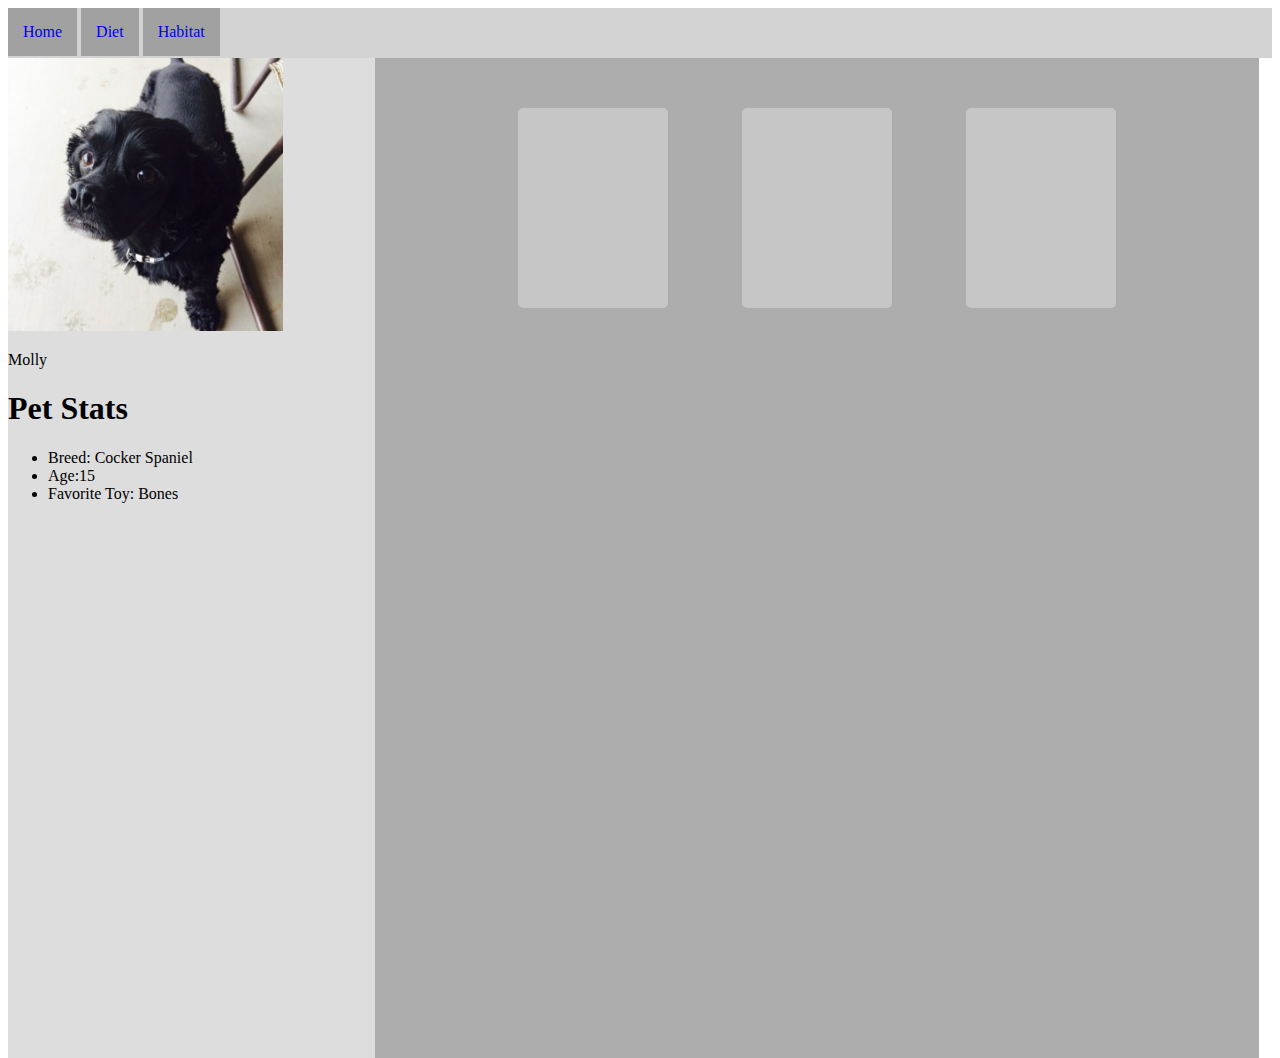
<file: 17-Week/17.3_activities/Pet/index.html>
<!DOCTYPE html>
<html>
<head>
  <link href="css/style.css" rel="stylesheet" type="text/css">
</head>

<body>
  <nav>
    <div class="block_element">
      <a href="https://google.com"><div class="inline-block">Home</div></a>
      <a href="https://google.com"><div class="inline-block">Diet</div></a>
      <a href="https://google.com"><div class="inline-block">Habitat</div></a>
    </div>
  </nav>

  <section class="wrapper">
    <div class="left">
      <div class="upper">
      <img src="mollyimage.jpg" width="75%">
      <p>Molly</p>
    </div>
    <div>
      <h1>Pet Stats</h1>
      <ul>
        <li>Breed: Cocker Spaniel</li>
        <li>Age:15</li>
        <li>Favorite Toy: Bones</li>
      </ul>
    </div>
    </div>
    <div class="right">
      <div class="card">
      </div>
      <div class="card">
      </div>
      <div class="card">
      </div>
    </div>
  </section>
</body>
</html>
</file>
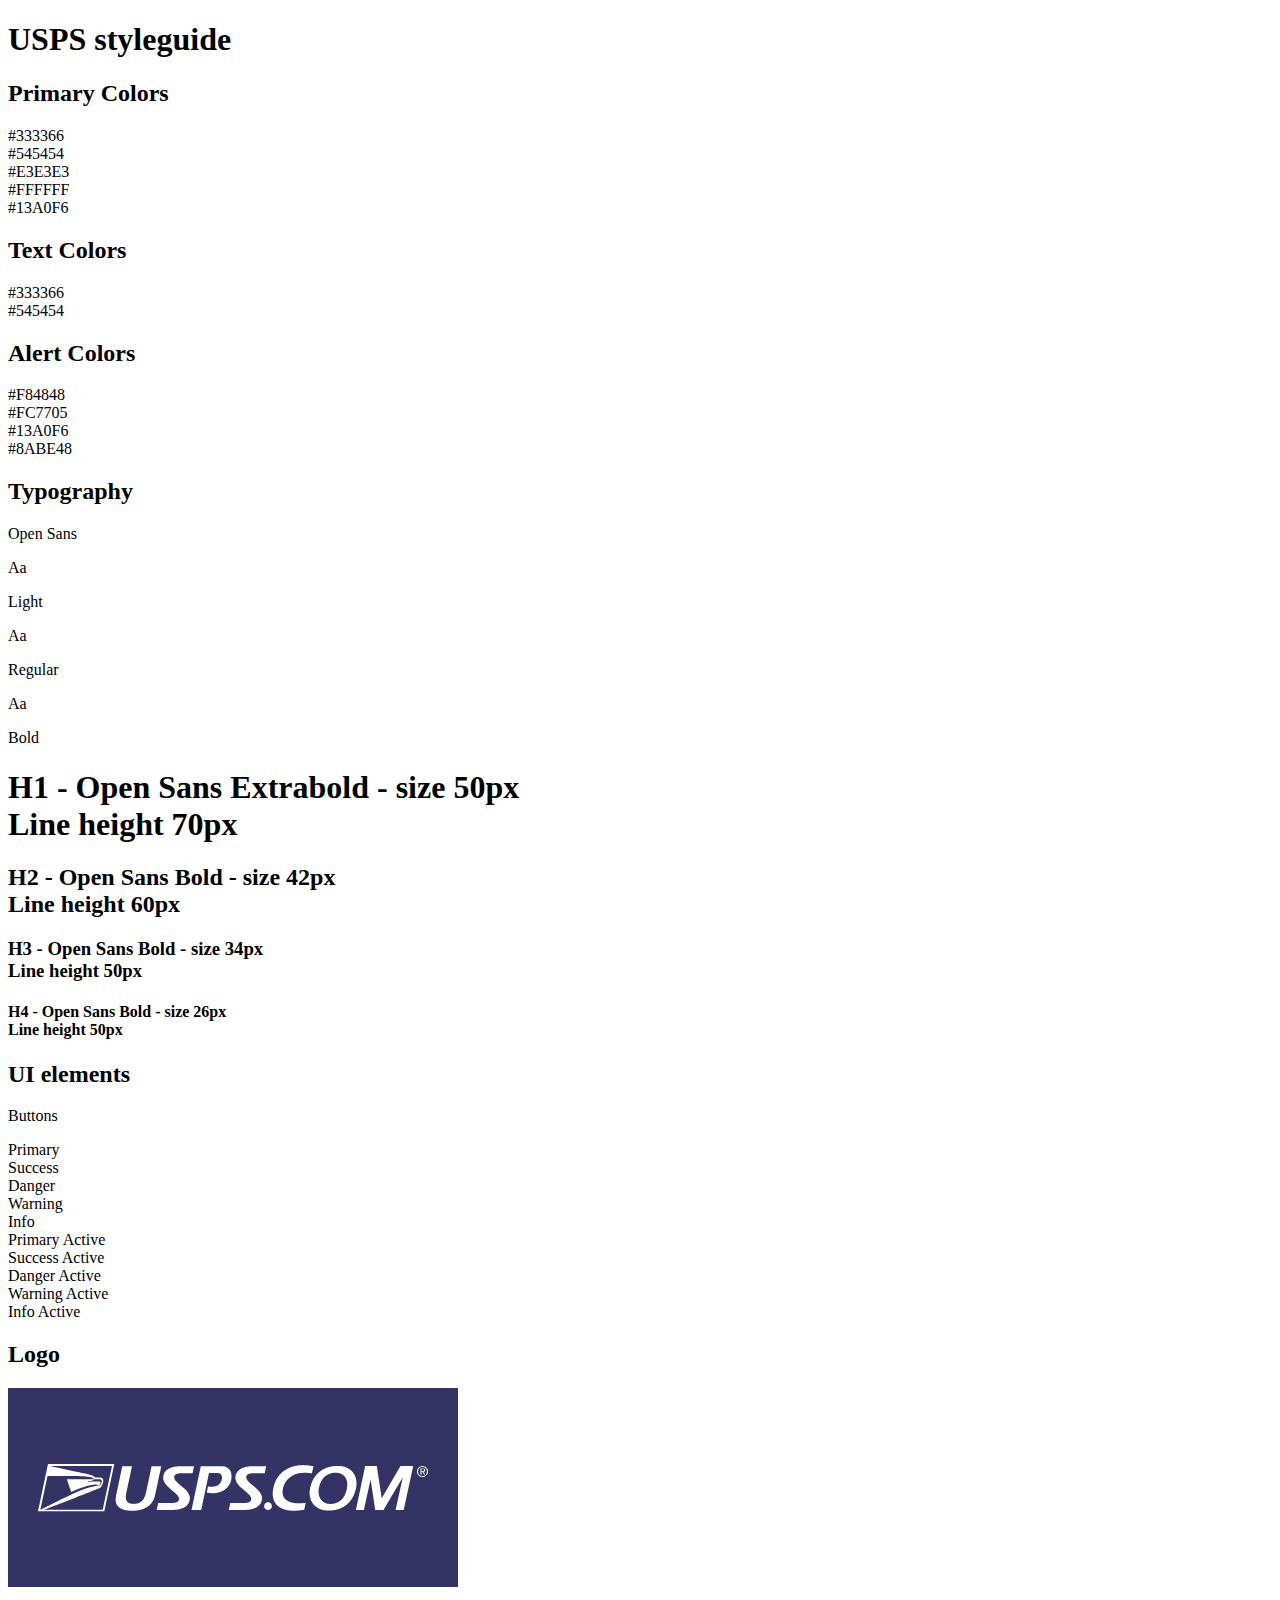
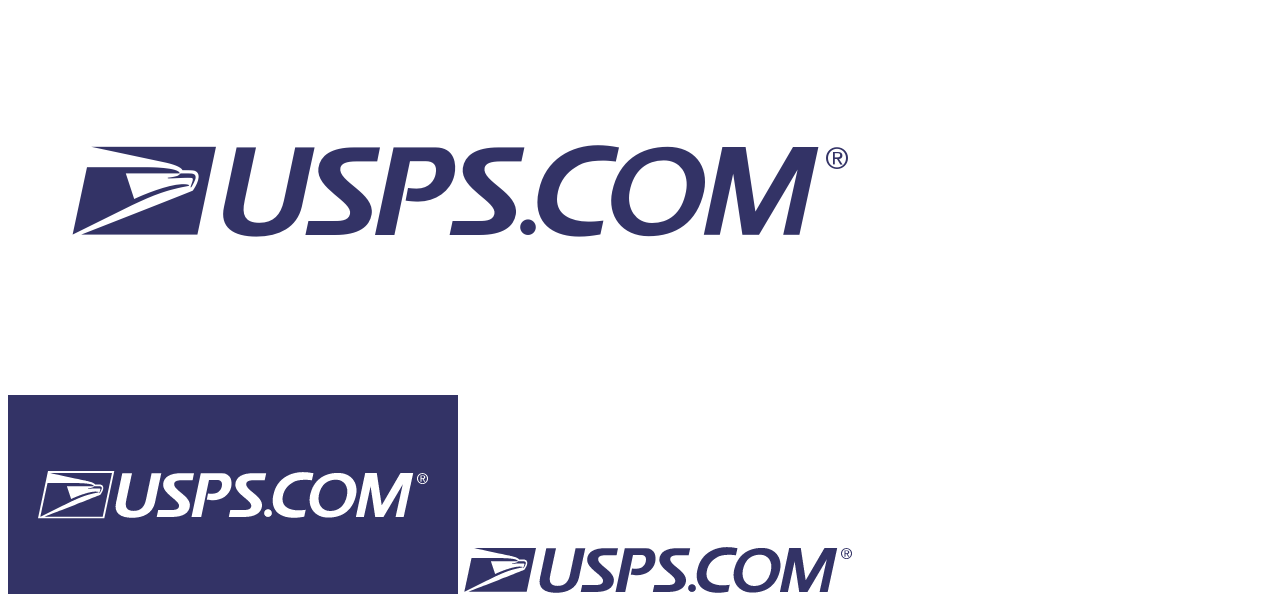
<file: 17-Week/17.2-activities/01_Containers_Structure/solved/index.html>
<!DOCTYPE html>
<html>
<head>
  <title>USPS Style Guide</title>
  <link href="css/style.css" rel="stylesheet" type="text/css">
</head>
<body>
<section class="header"></section>
<section class="colorPalette">
  <h1 id="pageTopic">USPS styleguide</h1>
  <h2 class="sectionHead">Primary Colors</h2>
  <div class="colorContainer">
    <div class="swatch darkBlue"></div>
    <div class="hexCode">#333366</div>
  </div>
  <div class="colorContainer">
    <div class="swatch darkGrey"></div>
    <div class="hexCode">#545454</div>
  </div>
  <div class="colorContainer">
    <div class="swatch lightGrey"></div>
    <div class="hexCode">#E3E3E3</div>
  </div>
  <div class="colorContainer">
    <div class="swatch white"></div>
    <div class="hexCode">#FFFFFF</div>
  </div>
  <div class="colorContainer">
    <div class="swatch lightBlue"></div>
    <div class="hexCode">#13A0F6</div>
  </div>

  <h2 class="sectionHead">Text Colors</h2>
  <div class="colorContainer">
    <div class="swatch darkBlue"></div>
    <div class="hexCode">#333366</div>
  </div>
  <div class="colorContainer">
    <div class="swatch darkGrey"></div>
    <div class="hexCode">#545454</div>
  </div>

  <h2 class="sectionHead">Alert Colors</h2>
  <div class="colorContainer">
    <div class="swatch red"></div>
    <div class="hexCode">#F84848</div>
  </div>
  <div class="colorContainer">
    <div class="swatch orange"></div>
    <div class="hexCode">#FC7705</div>
  </div>
  <div class="colorContainer">
    <div class="swatch lightBlue"></div>
    <div class="hexCode">#13A0F6</div>
  </div>
  <div class="colorContainer">
    <div class="swatch lightGreen"></div>
    <div class="hexCode">#8ABE48</div>
  </div>
</section>
<section class="typography">
  <h2 class="sectionHead">Typography</h2>
  <p>Open Sans</p>
  <div class="type_container">
  <p class="large light">Aa</p>
  <p>Light</p>
  </div>

  <div class="type_container">
  <p class="large regular">Aa</p>
  <p>Regular</p>
  </div>

  <div class="type_container">
  <p class="large bold">Aa</p>
  <p>Bold</p>
  </div>

  <h1>H1 - Open Sans Extrabold - size 50px <br>Line height 70px</h1>
  <h2>H2 - Open Sans Bold - size 42px <br>Line height 60px</h2>
  <h3>H3 - Open Sans Bold - size 34px <br>Line height 50px</h3>
  <h4>H4 - Open Sans Bold - size 26px <br>Line height 50px</h4>
</section>
<section class="uiElements">
    <h2 class="sectionHead">UI elements</h2>
    <p>Buttons</p>
    <div class="buttonContain">
      <div class="button primary">Primary</div>
      <div class="button success">Success</div>
      <div class="button danger">Danger</div>
      <div class="button warning">Warning</div>
      <div class="button info">Info</div>
    </div>
    <div class="buttonContain">
      <div class="button primaryActive">Primary Active</div>
      <div class="button successActive">Success Active</div>
      <div class="button dangerActive">Danger Active</div>
      <div class="button warningActive">Warning Active</div>
      <div class="button infoActive">Info Active</div>
    </div>
</section>
<section class="imagery">
<h2 class="sectionHead">Logo</h2>
<img src="images/Logo-dark.png">
<img src="images/Logo-light.png">
<img src="images/Logo-dark1.png">
<img src="images/Logo-light-1.png">
</section>
</body>
</html>
</file>
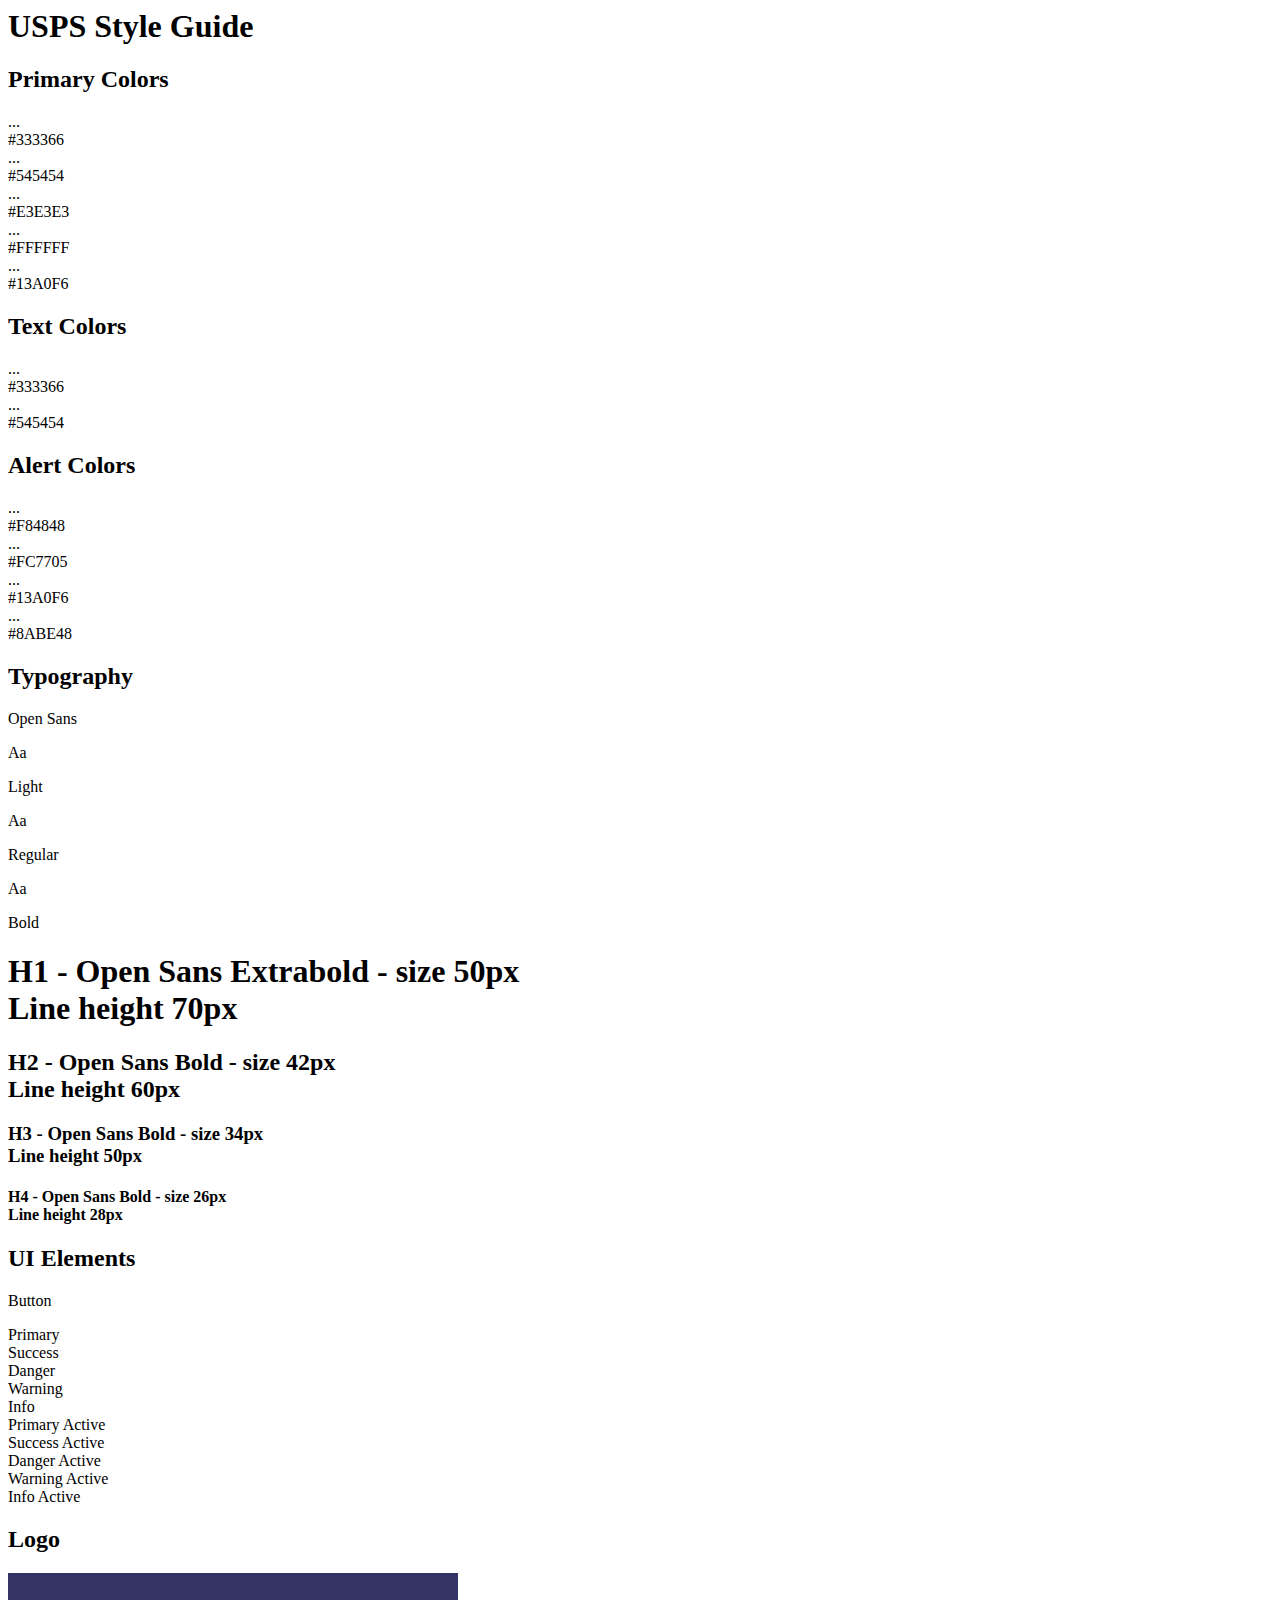
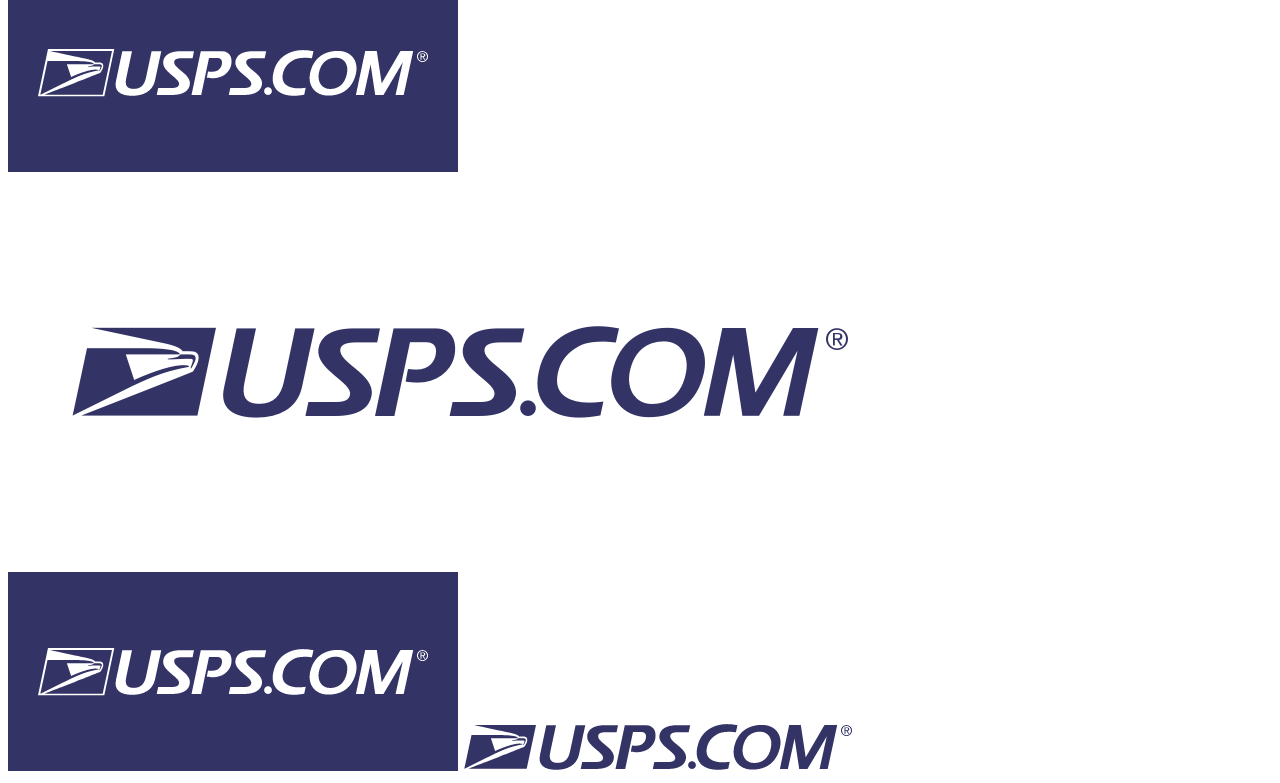
<file: 17-Week/17.2-activities/01_Containers_Structure/unsolved/index.html>
<html>
<head>
  <title>USPS Style Guide</title>
  <link href="css/style.css" rel="stylesheet" type="text/css">
</head>
<body>
<!-- Header section here -->
<section class="header">
  
</section>
<!-- Color Palette section -->
<section class="colorPalette">
<h1 id="pageTopic">USPS Style Guide</h1>
<h2 class="sectionHead">Primary Colors</h2>
<div class="colorContainer">
  <div class="swatch darkBlue">...</div>
  <div class="hexCode">#333366</div>
</div>
<div class="colorContainer">
  <div class="swatch darkGrey">...</div>
  <div class="hexCode">#545454</div>
</div>
<div class="colorContainer">
  <div class="swatch lightGrey">...</div>
  <div class="hexCode">#E3E3E3</div>
</div>
<div class="colorContainer">
  <div class="swatch white">...</div>
  <div class="hexCode">#FFFFFF</div>
</div>
<div class="colorContainer">
  <div class="swatch lightBlue">...</div>
  <div class="hexCode">#13A0F6</div>
</div>
<h2 class="sectionHead">Text Colors</h2>
<div class="colorContainer">
  <div class="swatch darkBlue">...</div>
  <div class="hexCode">#333366</div>
</div>
<div class="colorContainer">
  <div class="swatch darkGrey">...</div>
  <div class="hexCode">#545454</div>
</div>
<h2 class="sectionHead">Alert Colors</h2>
<div class="colorContainer">
  <div class="swatch red">...</div>
  <div class="hexCode">#F84848</div>
</div>
<div class="colorContainer">
  <div class="swatch orange">...</div>
  <div class="hexCode">#FC7705</div>
</div>
<div class="colorContainer">
  <div class="swatch lightBlue">...</div>
  <div class="hexCode">#13A0F6</div>
</div>
<div class="colorContainer">
  <div class="swatch lightGreen">...</div>
  <div class="hexCode">#8ABE48</div>
</div>
</section>
<!-- Typography Section -->
<section class="typography">
<h2 class="sectionHead">Typography</h2>
<p>Open Sans</p>

<div class="type_container">
  <p class="large light">Aa</p>
  <p>Light</p>
</div>

<div class="type_container">
  <p class="large regular">Aa</p>
  <p>Regular</p>
</div>

<div class="type_container">
  <p class="large bold">Aa</p>
  <p>Bold</p>
</div>

<h1>H1 - Open Sans Extrabold - size 50px <br> Line height 70px</h1>
<h2>H2 - Open Sans Bold - size 42px <br> Line height 60px</h2>
<h3>H3 - Open Sans Bold - size 34px <br> Line height 50px</h3>
<h4>H4 - Open Sans Bold - size 26px <br> Line height 28px</h4>

</section>
<!-- UI Elements Section -->
<section class="uiElements">
<h2 class="sectionHead">UI Elements</h2>
<p>Button</p>
<div class="buttonContain">
  <div class="button primary">Primary</div>
  <div class="button success">Success</div>
  <div class="button danger">Danger</div>
  <div class="button warning">Warning</div>
  <div class="button info">Info</div>
</div>

<div class="buttonContain">
  <div class="button primaryActive">Primary Active</div>
  <div class="button successActive">Success Active</div>
  <div class="button dangerActive">Danger Active</div>
  <div class="button warningActive">Warning Active</div>
  <div class="button infoActive">Info Active</div>
</div>

</section>
<!-- Imagery Section -->
<section class="imagery">
<h2 class="sectionHead">Logo</h2>
<img src="images/Logo-dark.png">
<img src="images/Logo-light.png">
<img src="images/Logo-dark1.png">
<img src="images/Logo-light-1.png">
</section>
</body>
</html>
</file>
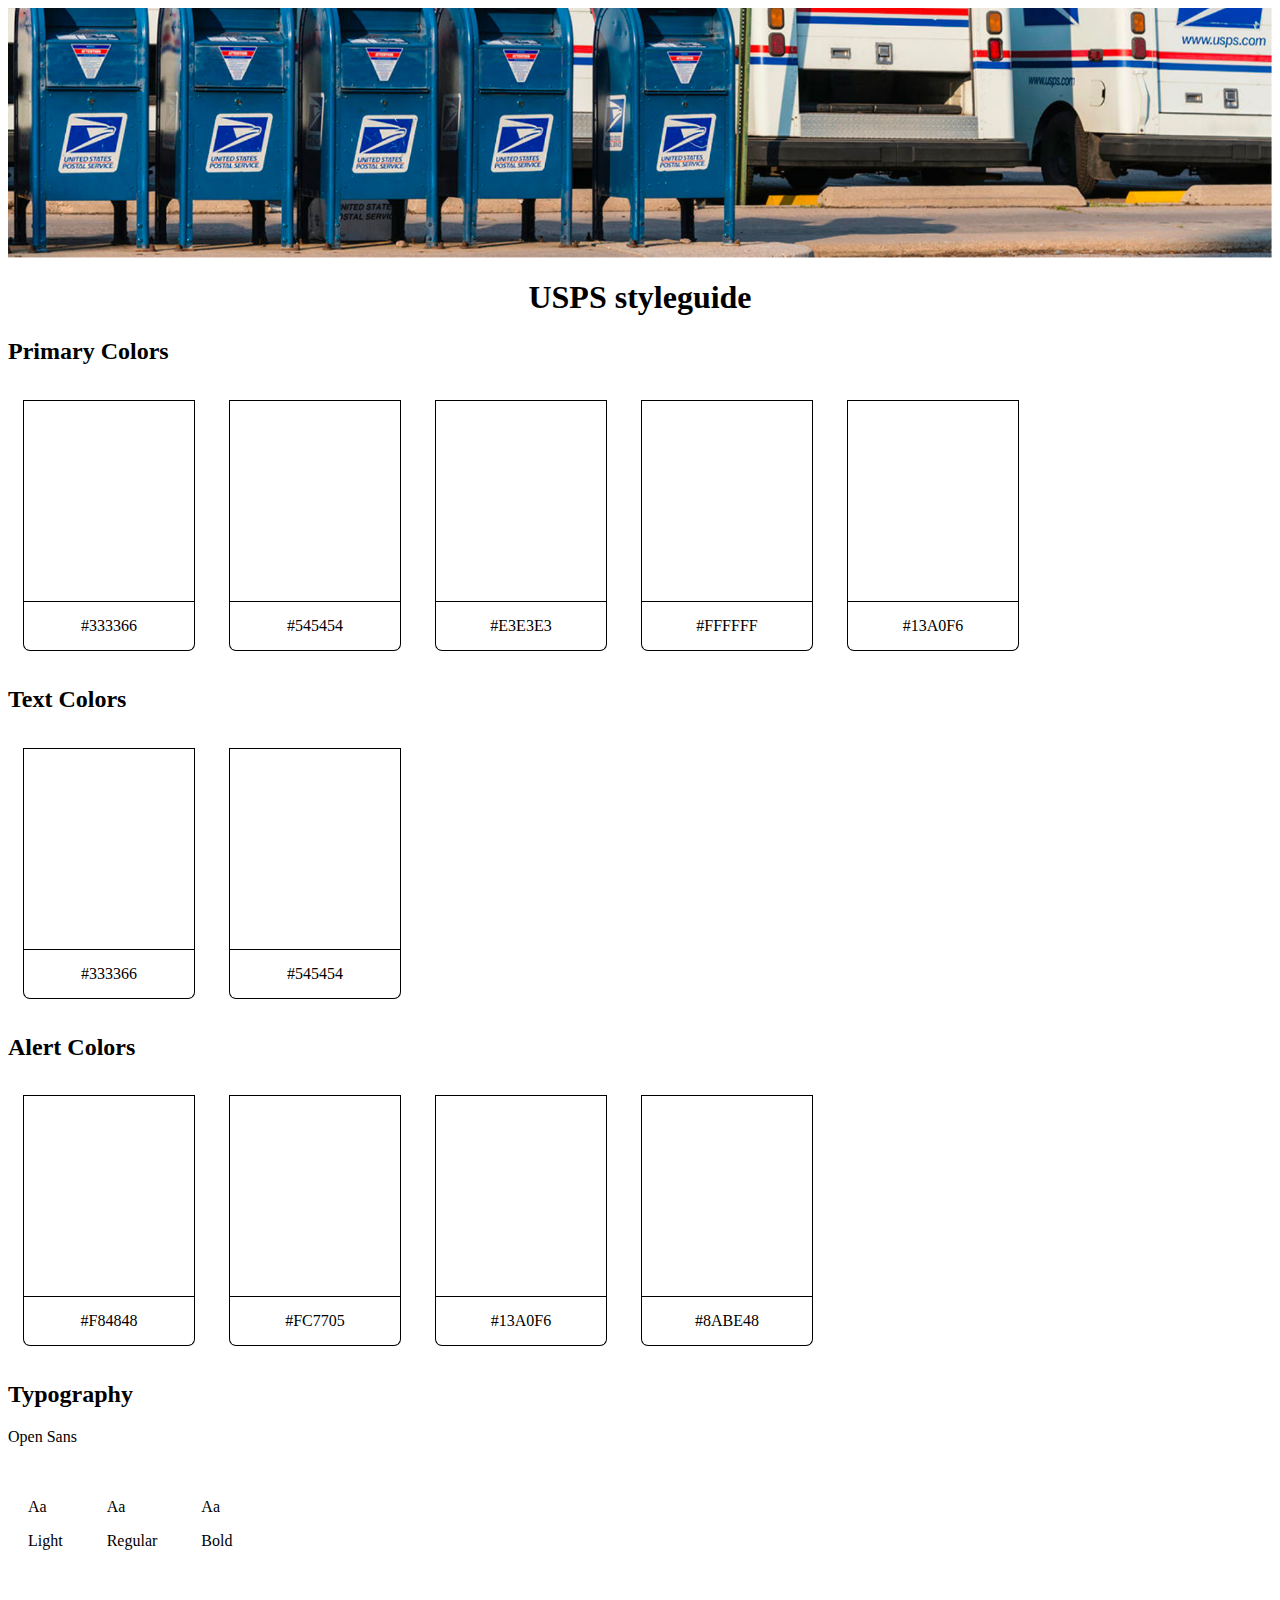
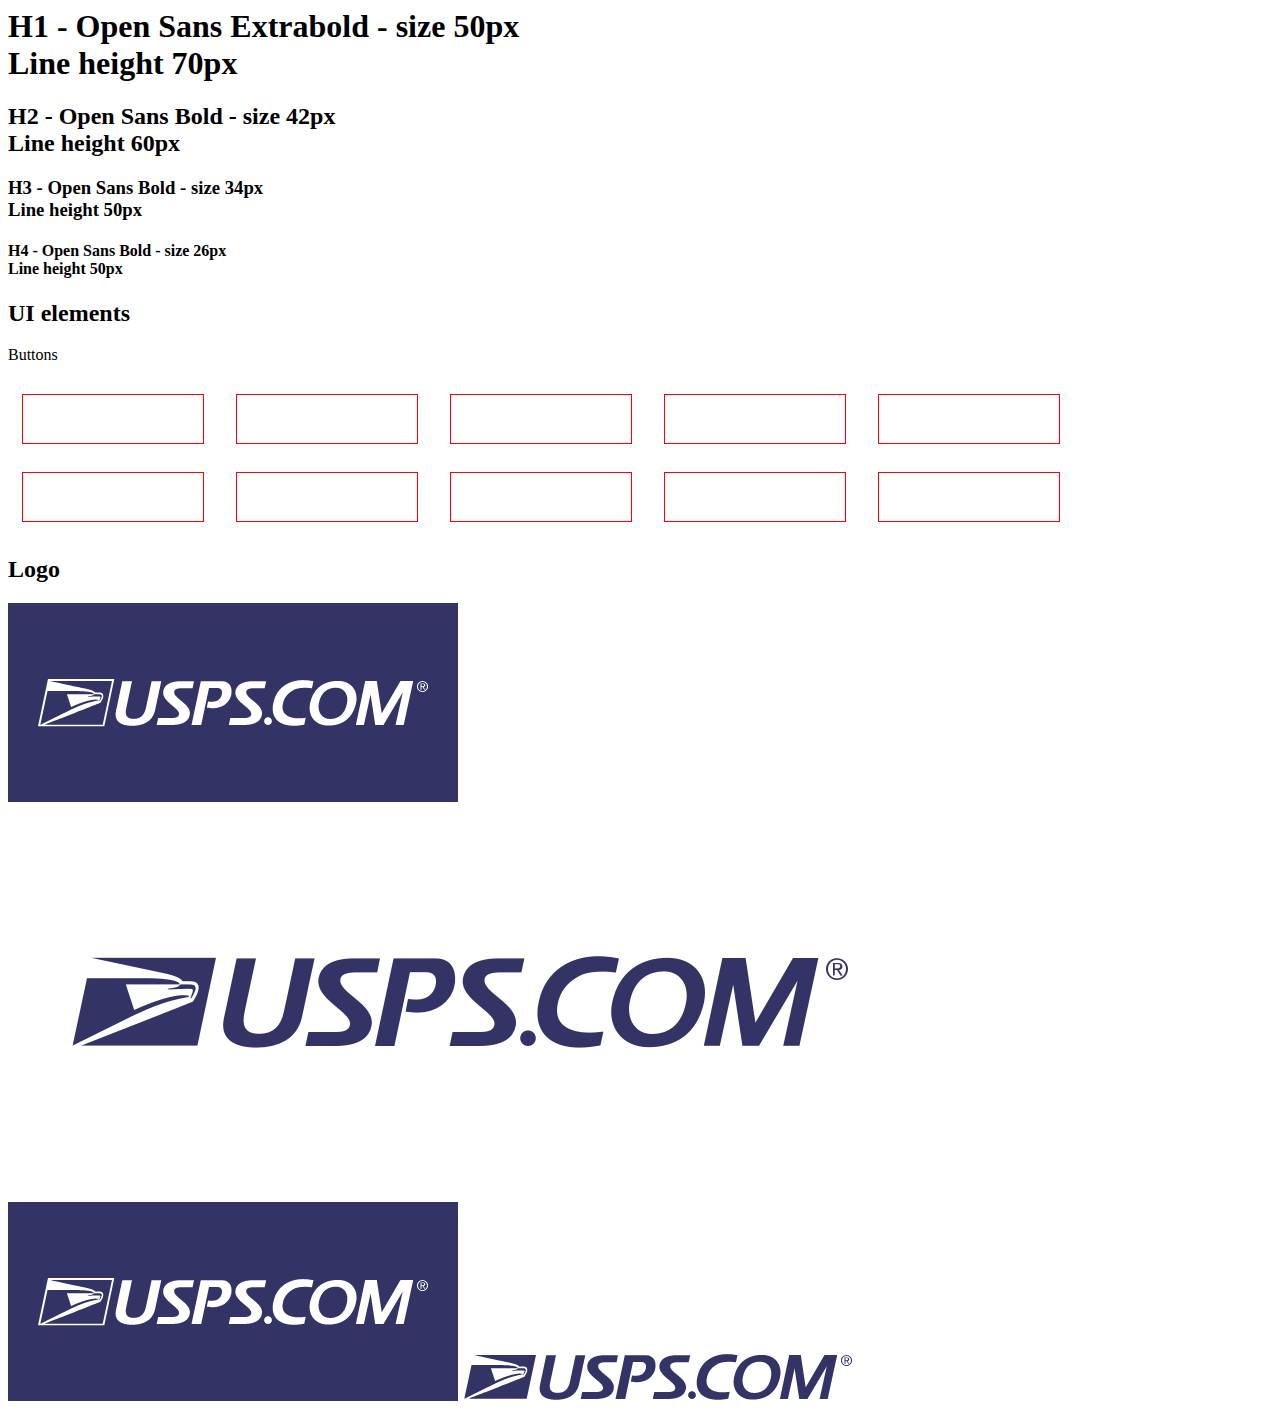
<file: 17-Week/17.2-activities/02_BoxModel/solved/index.html>
<html>
<head>
  <title>USPS Style Guide</title>
  <link href="css/style.css" rel="stylesheet" type="text/css">
</head>
<body>
<section class="header"></section>
<section class="colorPalette">
  <h1 id="pageTopic">USPS styleguide</h1>
  <h2 class="sectionHead">Primary Colors</h2>
  <div class="colorContainer">
    <div class="swatch darkBlue"></div>
    <div class="hexCode">#333366</div>
  </div>
  <div class="colorContainer">
    <div class="swatch darkGrey"></div>
    <div class="hexCode">#545454</div>
  </div>
  <div class="colorContainer">
    <div class="swatch lightGrey"></div>
    <div class="hexCode">#E3E3E3</div>
  </div>
  <div class="colorContainer">
    <div class="swatch white"></div>
    <div class="hexCode">#FFFFFF</div>
  </div>
  <div class="colorContainer">
    <div class="swatch lightBlue"></div>
    <div class="hexCode">#13A0F6</div>
  </div>

  <h2 class="sectionHead">Text Colors</h2>
  <div class="colorContainer">
    <div class="swatch darkBlue"></div>
    <div class="hexCode">#333366</div>
  </div>
  <div class="colorContainer">
    <div class="swatch darkGrey"></div>
    <div class="hexCode">#545454</div>
  </div>

  <h2 class="sectionHead">Alert Colors</h2>
  <div class="colorContainer">
    <div class="swatch red"></div>
    <div class="hexCode">#F84848</div>
  </div>
  <div class="colorContainer">
    <div class="swatch orange"></div>
    <div class="hexCode">#FC7705</div>
  </div>
  <div class="colorContainer">
    <div class="swatch lightBlue"></div>
    <div class="hexCode">#13A0F6</div>
  </div>
  <div class="colorContainer">
    <div class="swatch lightGreen"></div>
    <div class="hexCode">#8ABE48</div>
  </div>
</section>
<section class="typography">
  <h2 class="sectionHead">Typography</h2>
  <p>Open Sans</p>
  <div class="type_container">
  <p class="large light">Aa</p>
  <p>Light</p>
  </div>

  <div class="type_container">
  <p class="large regular">Aa</p>
  <p>Regular</p>
  </div>

  <div class="type_container">
  <p class="large bold">Aa</p>
  <p>Bold</p>
  </div>

  <h1>H1 - Open Sans Extrabold - size 50px <br>Line height 70px</h1>
  <h2>H2 - Open Sans Bold - size 42px <br>Line height 60px</h2>
  <h3>H3 - Open Sans Bold - size 34px <br>Line height 50px</h3>
  <h4>H4 - Open Sans Bold - size 26px <br>Line height 50px</h4>
</section>
<section class="uiElements">
    <h2 class="sectionHead">UI elements</h2>
    <p>Buttons</p>
    <div class="buttonContain">
      <div class="button primary">Primary</div>
      <div class="button success">Success</div>
      <div class="button danger">Danger</div>
      <div class="button warning">Warning</div>
      <div class="button info">Info</div>
    </div>
    <div class="buttonContain">
      <div class="button primaryActive">Primary Active</div>
      <div class="button successActive">Success Active</div>
      <div class="button dangerActive">Danger Active</div>
      <div class="button warningActive">Warning Active</div>
      <div class="button infoActive">Info Active</div>
    </div>
</section>
<section class="imagery">
<h2 class="sectionHead">Logo</h2>
<img src="images/Logo-dark.png">
<img src="images/Logo-light.png">
<img src="images/Logo-dark1.png">
<img src="images/Logo-light-1.png">
</section>
</body>
</html>
</file>
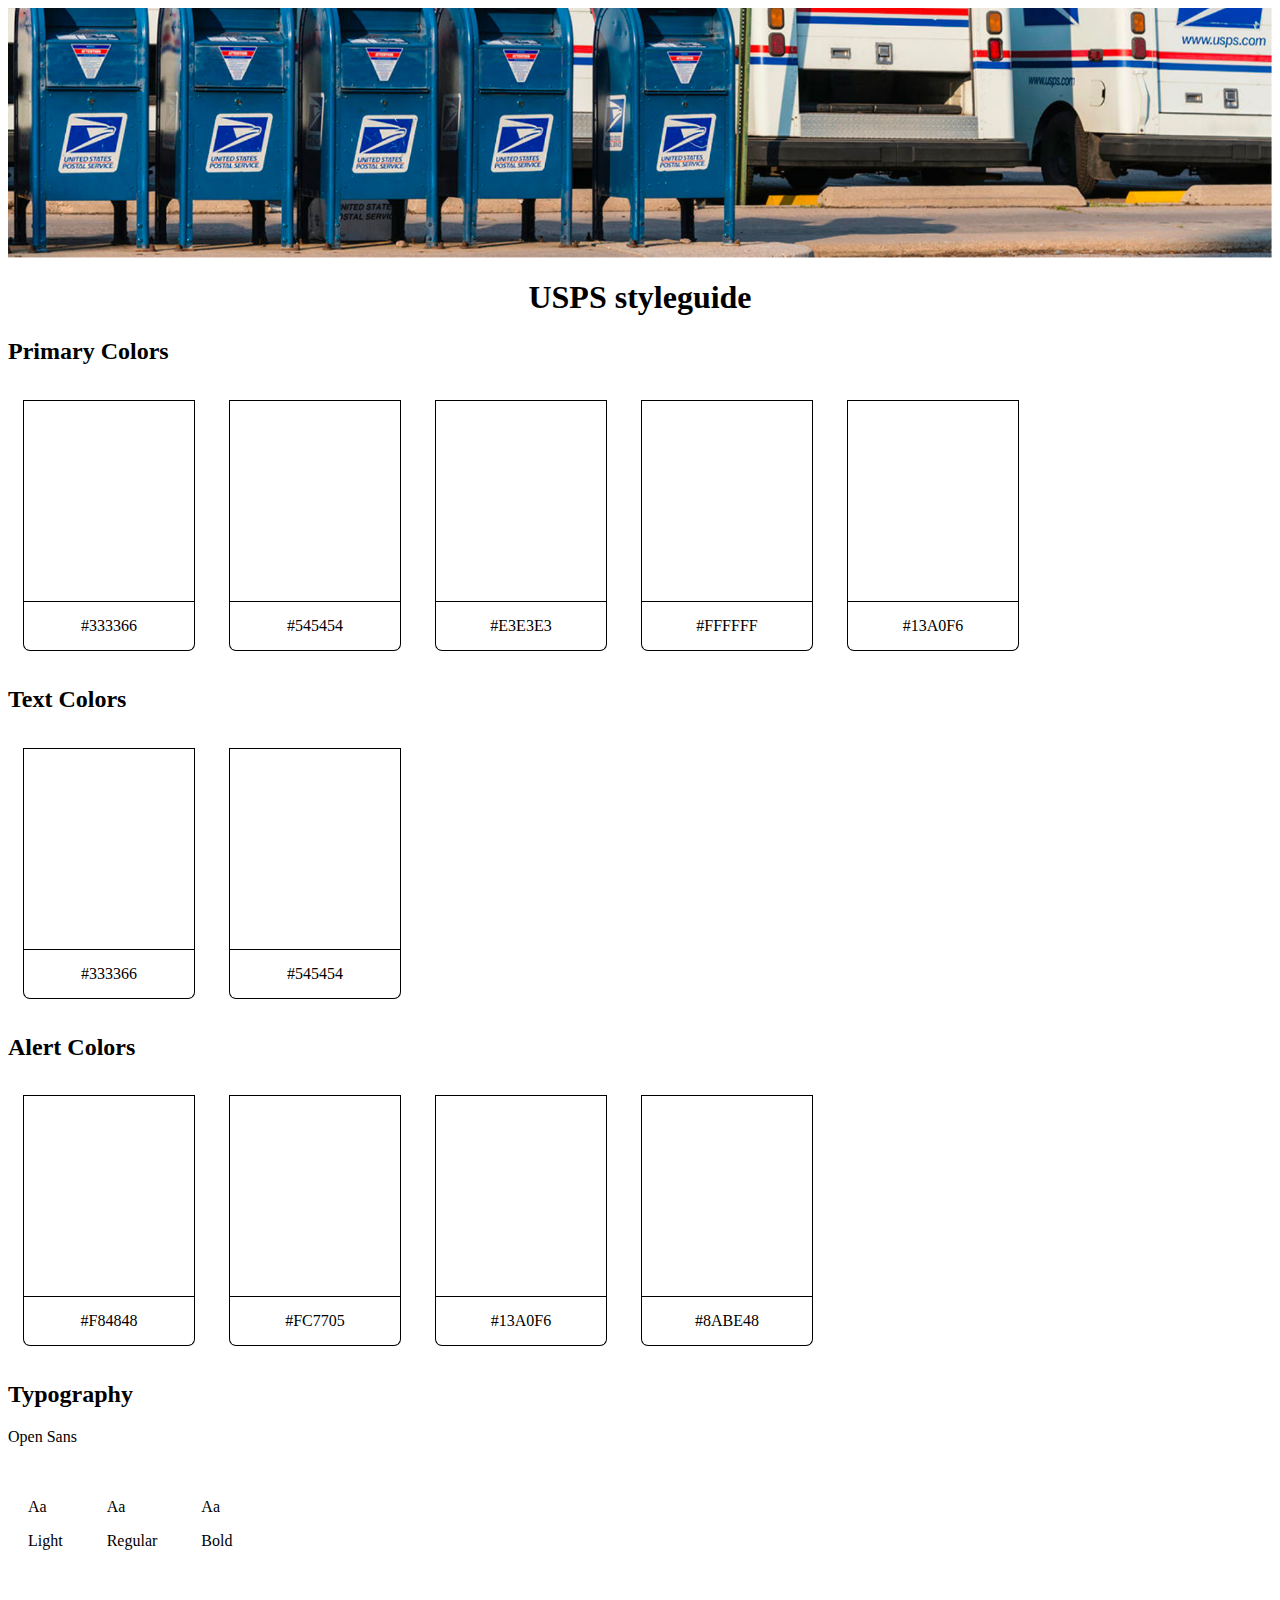
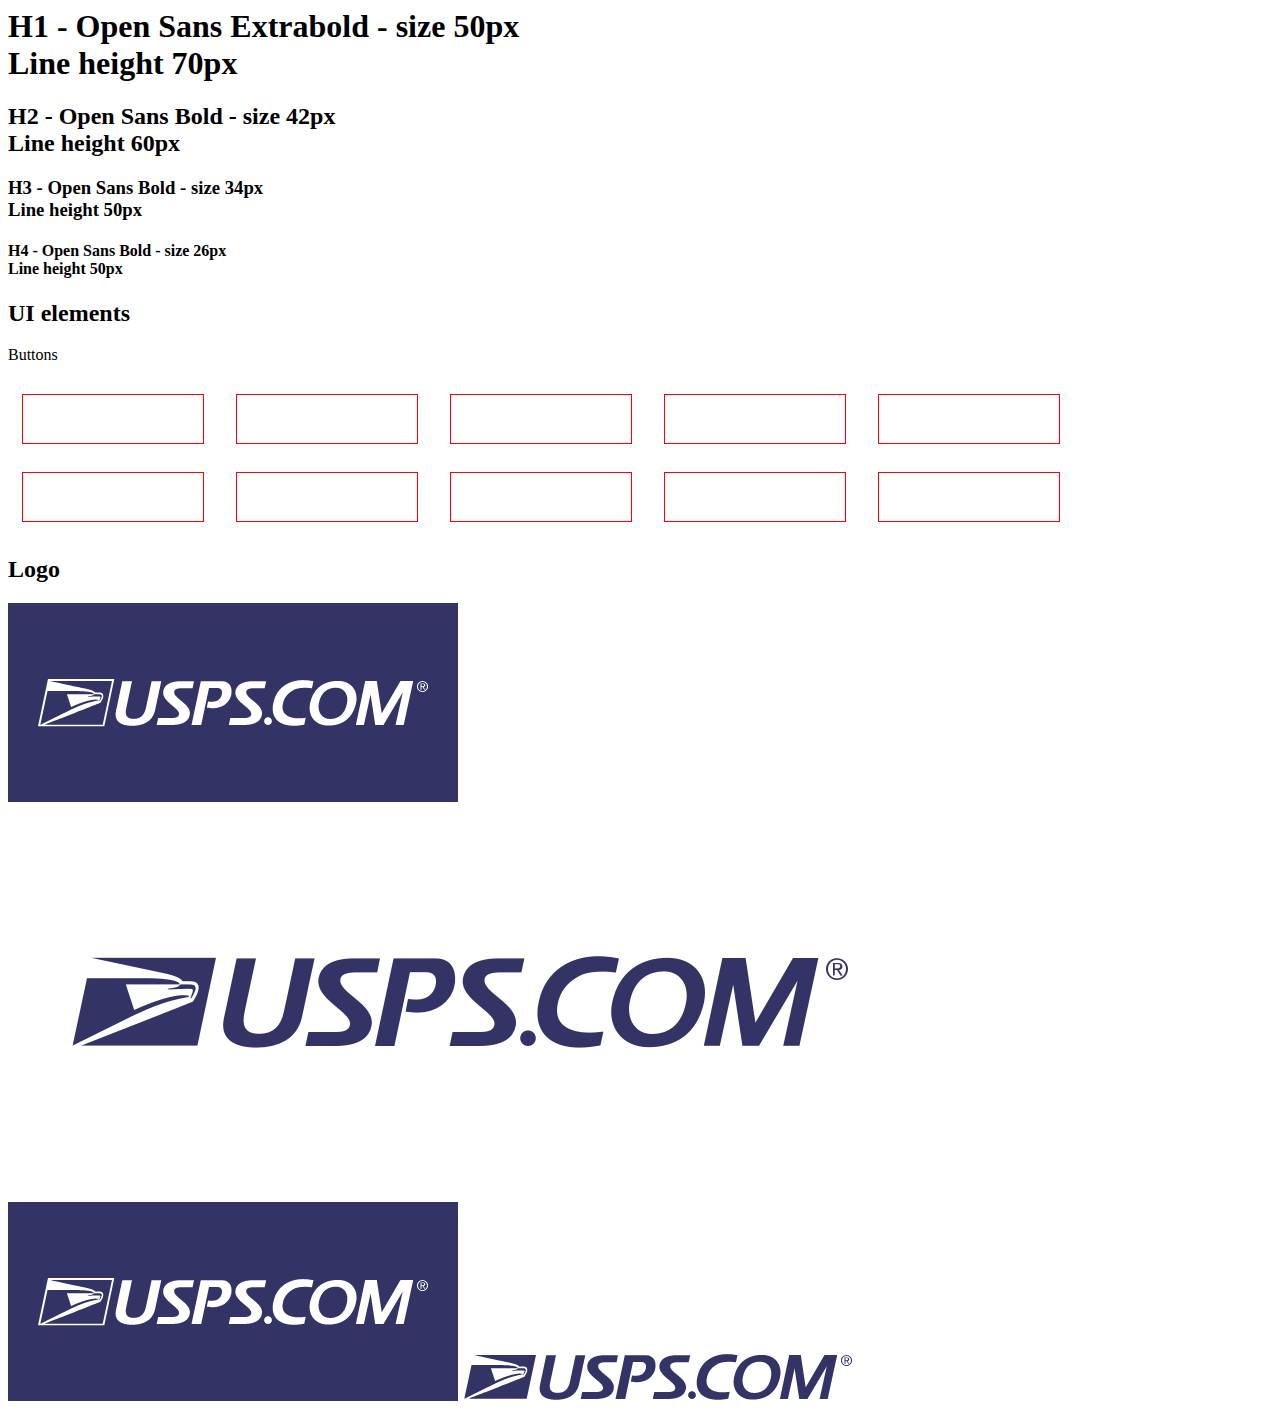
<file: 17-Week/17.2-activities/02_BoxModel/unsolved/index.html>
<html>
<head>
  <title>USPS Style Guide</title>
  <link href="https://fonts.googleapis.com/css?family=Open+Sans&display=swap" rel="stylesheet">
  <link href="css/style.css" rel="stylesheet" type="text/css">
</head>
<body>
<section class="header"></section>
<section class="colorPalette">
  <h1 id="pageTopic">USPS styleguide</h1>
  <h2 class="sectionHead">Primary Colors</h2>
  <div class="colorContainer">
    <div class="swatch darkBlue"></div>
    <div class="hexCode">#333366</div>
  </div>
  <div class="colorContainer">
    <div class="swatch darkGrey"></div>
    <div class="hexCode">#545454</div>
  </div>
  <div class="colorContainer">
    <div class="swatch lightGrey"></div>
    <div class="hexCode">#E3E3E3</div>
  </div>
  <div class="colorContainer">
    <div class="swatch white"></div>
    <div class="hexCode">#FFFFFF</div>
  </div>
  <div class="colorContainer">
    <div class="swatch lightBlue"></div>
    <div class="hexCode">#13A0F6</div>
  </div>

  <h2 class="sectionHead">Text Colors</h2>
  <div class="colorContainer">
    <div class="swatch darkBlue"></div>
    <div class="hexCode">#333366</div>
  </div>
  <div class="colorContainer">
    <div class="swatch darkGrey"></div>
    <div class="hexCode">#545454</div>
  </div>

  <h2 class="sectionHead">Alert Colors</h2>
  <div class="colorContainer">
    <div class="swatch red"></div>
    <div class="hexCode">#F84848</div>
  </div>
  <div class="colorContainer">
    <div class="swatch orange"></div>
    <div class="hexCode">#FC7705</div>
  </div>
  <div class="colorContainer">
    <div class="swatch lightBlue"></div>
    <div class="hexCode">#13A0F6</div>
  </div>
  <div class="colorContainer">
    <div class="swatch lightGreen"></div>
    <div class="hexCode">#8ABE48</div>
  </div>
</section>
<section class="typography">
  <h2 class="sectionHead">Typography</h2>
  <p>Open Sans</p>
  <div class="type_container">
  <p class="large light">Aa</p>
  <p>Light</p>
  </div>

  <div class="type_container">
  <p class="large regular">Aa</p>
  <p>Regular</p>
  </div>

  <div class="type_container">
  <p class="large bold">Aa</p>
  <p>Bold</p>
  </div>

  <h1>H1 - Open Sans Extrabold - size 50px <br>Line height 70px</h1>
  <h2>H2 - Open Sans Bold - size 42px <br>Line height 60px</h2>
  <h3>H3 - Open Sans Bold - size 34px <br>Line height 50px</h3>
  <h4>H4 - Open Sans Bold - size 26px <br>Line height 50px</h4>
</section>
<section class="uiElements">
    <h2 class="sectionHead">UI elements</h2>
    <p>Buttons</p>
    <div class="buttonContain">
      <div class="button primary">Primary</div>
      <div class="button success">Success</div>
      <div class="button danger">Danger</div>
      <div class="button warning">Warning</div>
      <div class="button info">Info</div>
    </div>
    <div class="buttonContain">
      <div class="button primaryActive">Primary Active</div>
      <div class="button successActive">Success Active</div>
      <div class="button dangerActive">Danger Active</div>
      <div class="button warningActive">Warning Active</div>
      <div class="button infoActive">Info Active</div>
    </div>
</section>
<section class="imagery">
<h2 class="sectionHead">Logo</h2>
<img src="images/Logo-dark.png">
<img src="images/Logo-light.png">
<img src="images/Logo-dark1.png">
<img src="images/Logo-light-1.png">
</section>
</body>
</html>
</file>
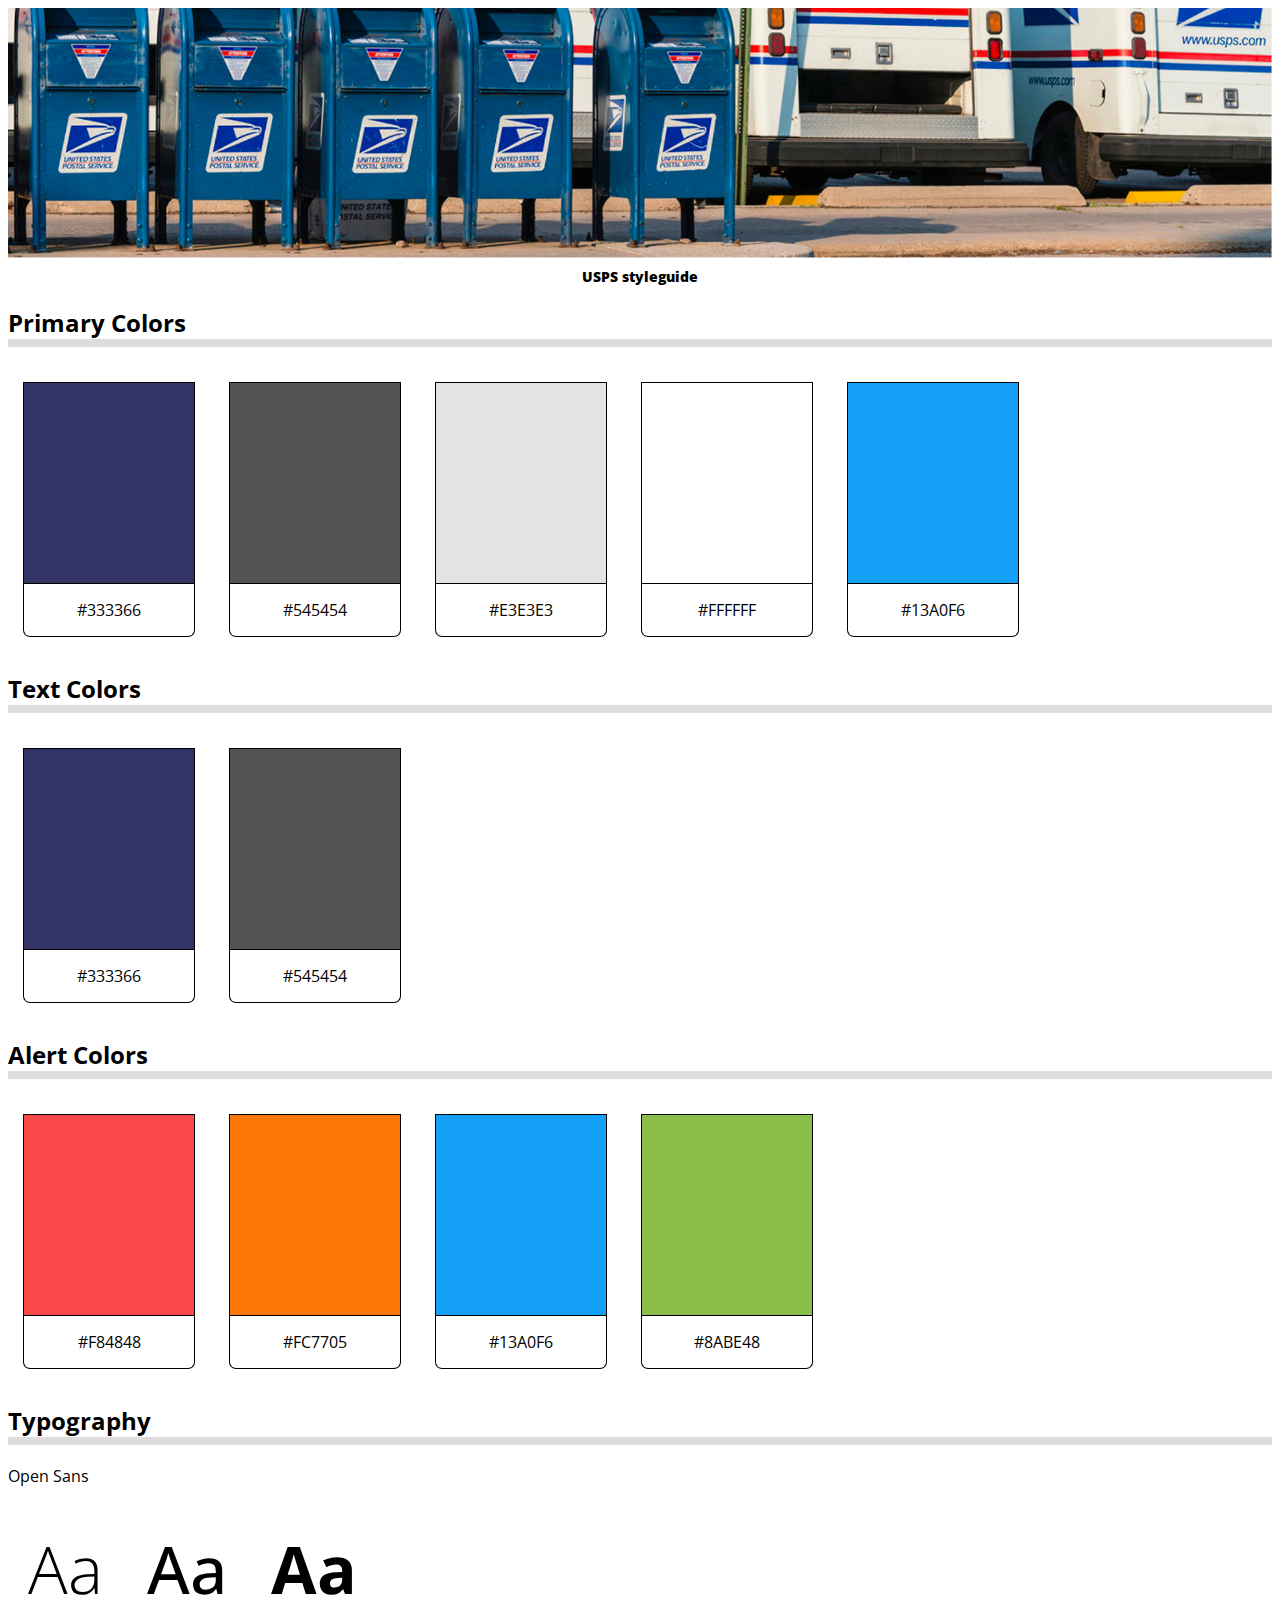
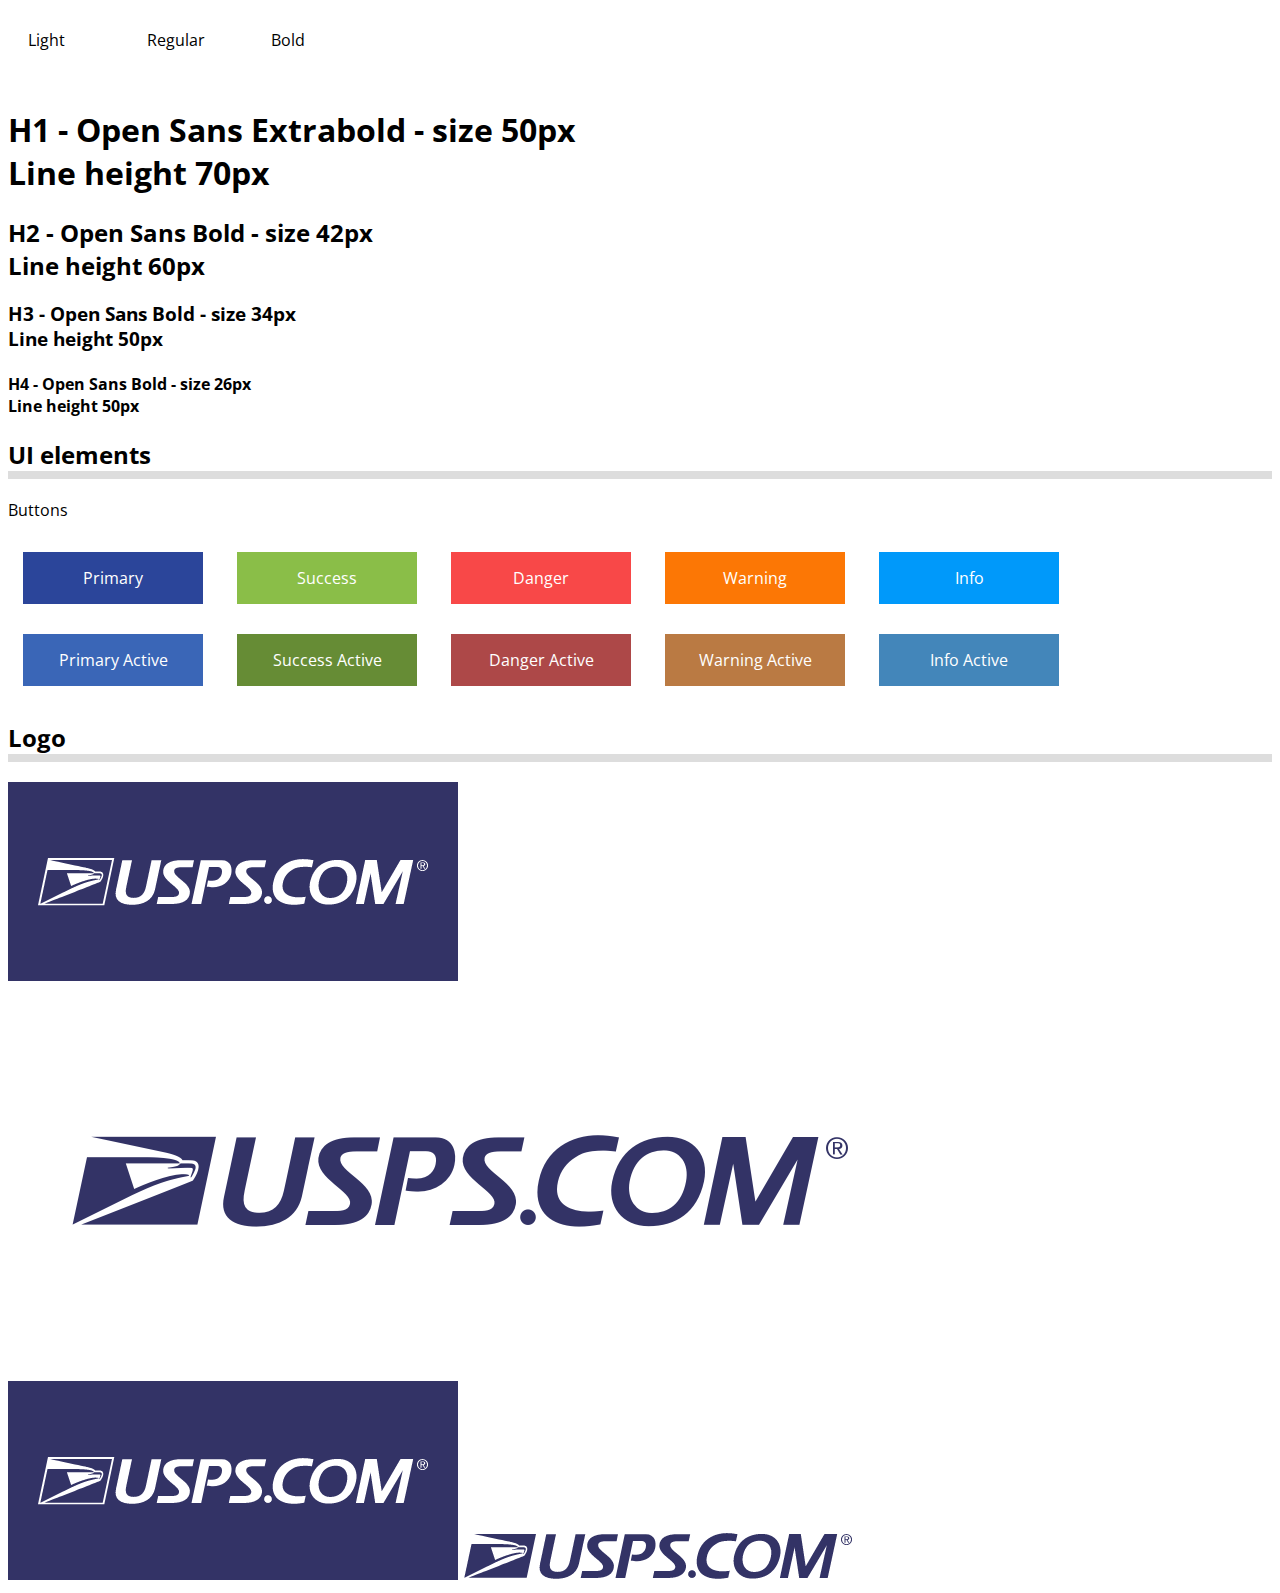
<file: 17-Week/17.2-activities/04_Add-A-Custom-Font/unsolved/index.html>
<html>
<head>
  <title>USPS Style Guide</title>
  <link href="css/style.css" rel="stylesheet" type="text/css">
  <link rel="preconnect" href="https://fonts.gstatic.com">
<link href="https://fonts.googleapis.com/css2?family=Open+Sans:wght@300;400;700&display=swap" rel="stylesheet">
</head>
<body>
<section class="header"></section>
<section class="colorPalette">
  <h1 id="pageTopic">USPS styleguide</h1>
  <h2 class="sectionHead">Primary Colors</h2>
  <div class="colorContainer">
    <div class="swatch darkBlue"></div>
    <div class="hexCode">#333366</div>
  </div>
  <div class="colorContainer">
    <div class="swatch darkGrey"></div>
    <div class="hexCode">#545454</div>
  </div>
  <div class="colorContainer">
    <div class="swatch lightGrey"></div>
    <div class="hexCode">#E3E3E3</div>
  </div>
  <div class="colorContainer">
    <div class="swatch white"></div>
    <div class="hexCode">#FFFFFF</div>
  </div>
  <div class="colorContainer">
    <div class="swatch lightBlue"></div>
    <div class="hexCode">#13A0F6</div>
  </div>

  <h2 class="sectionHead">Text Colors</h2>
  <div class="colorContainer">
    <div class="swatch darkBlue"></div>
    <div class="hexCode">#333366</div>
  </div>
  <div class="colorContainer">
    <div class="swatch darkGrey"></div>
    <div class="hexCode">#545454</div>
  </div>

  <h2 class="sectionHead">Alert Colors</h2>
  <div class="colorContainer">
    <div class="swatch red"></div>
    <div class="hexCode">#F84848</div>
  </div>
  <div class="colorContainer">
    <div class="swatch orange"></div>
    <div class="hexCode">#FC7705</div>
  </div>
  <div class="colorContainer">
    <div class="swatch lightBlue"></div>
    <div class="hexCode">#13A0F6</div>
  </div>
  <div class="colorContainer">
    <div class="swatch lightGreen"></div>
    <div class="hexCode">#8ABE48</div>
  </div>
</section>
<section class="typography">
  <h2 class="sectionHead">Typography</h2>
  <p>Open Sans</p>
  <div class="type_container">
  <p class="large light">Aa</p>
  <p>Light</p>
  </div>

  <div class="type_container">
  <p class="large regular">Aa</p>
  <p>Regular</p>
  </div>

  <div class="type_container">
  <p class="large bold">Aa</p>
  <p>Bold</p>
  </div>

  <h1>H1 - Open Sans Extrabold - size 50px <br>Line height 70px</h1>
  <h2>H2 - Open Sans Bold - size 42px <br>Line height 60px</h2>
  <h3>H3 - Open Sans Bold - size 34px <br>Line height 50px</h3>
  <h4>H4 - Open Sans Bold - size 26px <br>Line height 50px</h4>
</section>
<section class="uiElements">
    <h2 class="sectionHead">UI elements</h2>
    <p>Buttons</p>
    <div class="buttonContain">
      <div class="button primary">Primary</div>
      <div class="button success">Success</div>
      <div class="button danger">Danger</div>
      <div class="button warning">Warning</div>
      <div class="button info">Info</div>
    </div>
    <div class="buttonContain">
      <div class="button primaryActive">Primary Active</div>
      <div class="button successActive">Success Active</div>
      <div class="button dangerActive">Danger Active</div>
      <div class="button warningActive">Warning Active</div>
      <div class="button infoActive">Info Active</div>
    </div>
</section>
<section class="imagery">
<h2 class="sectionHead">Logo</h2>
<img src="images/Logo-dark.png">
<img src="images/Logo-light.png">
<img src="images/Logo-dark1.png">
<img src="images/Logo-light-1.png">
</section>
</body>
</html>
</file>
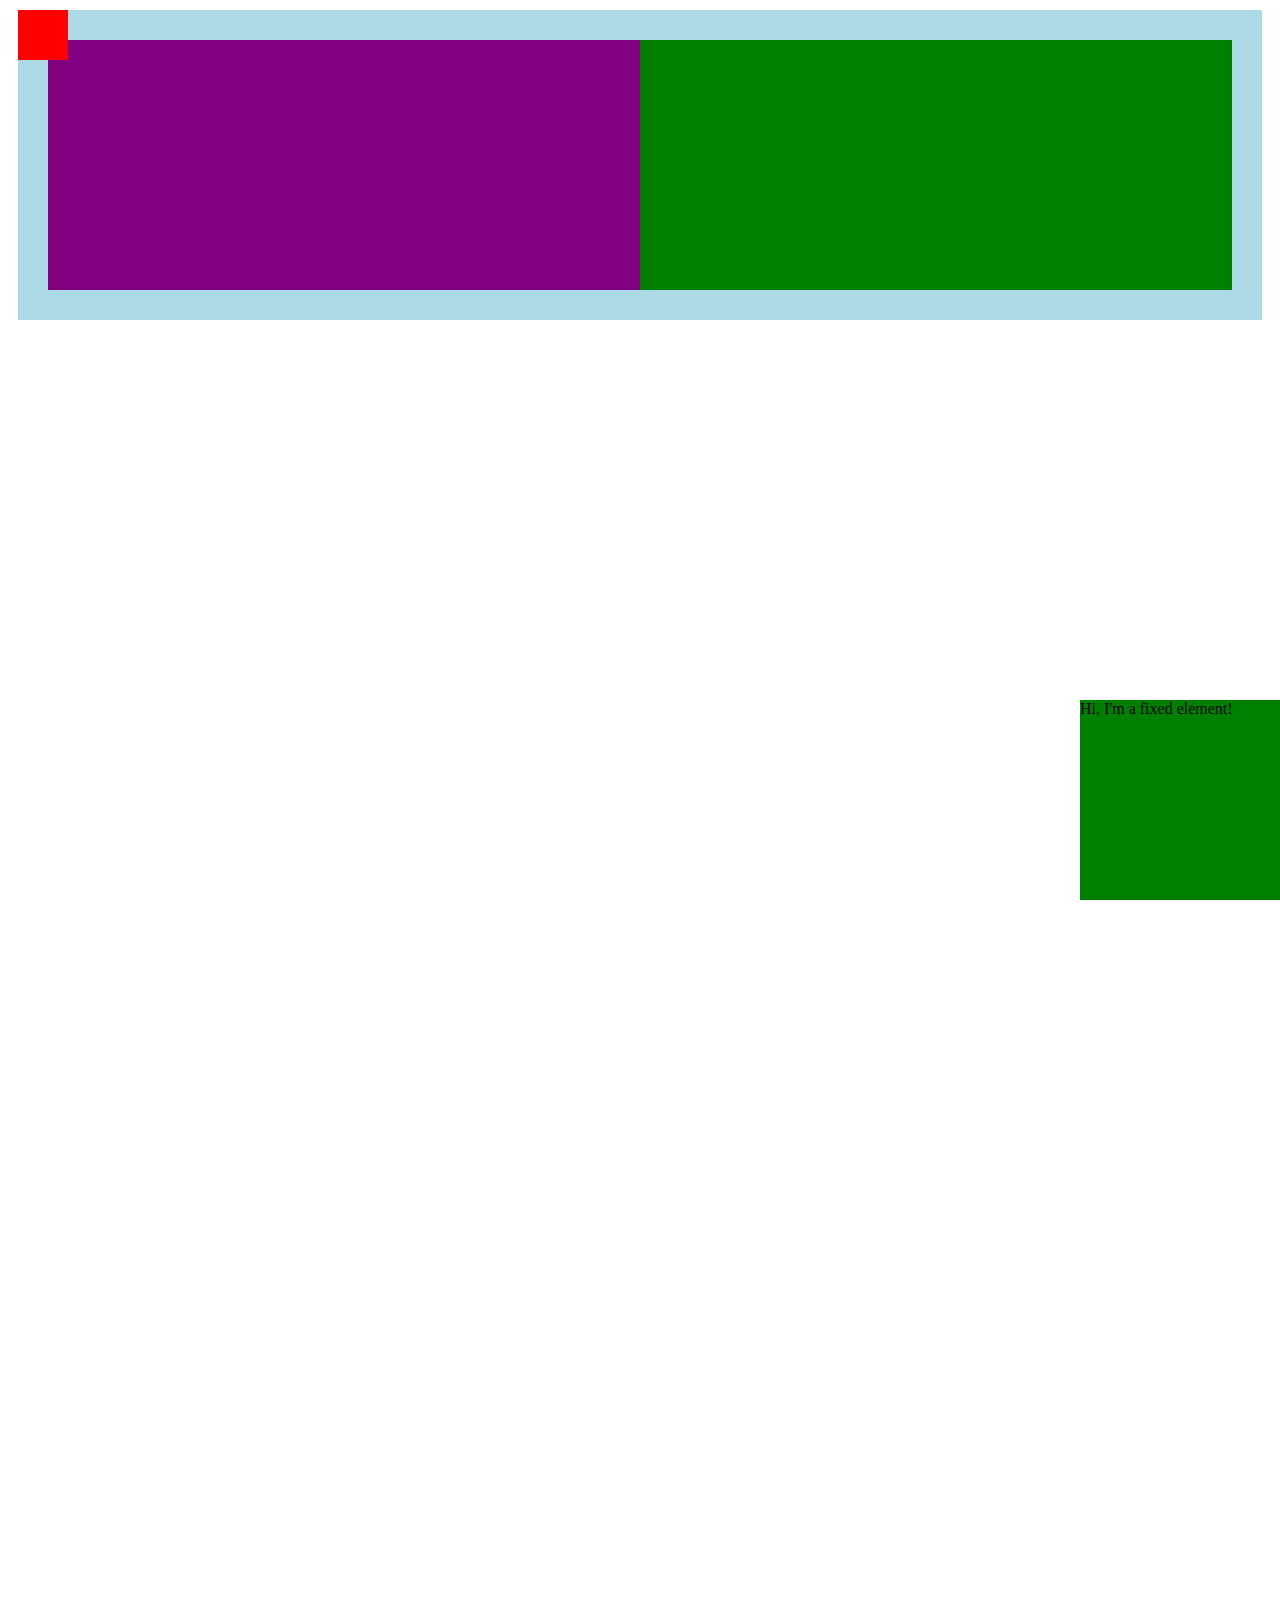
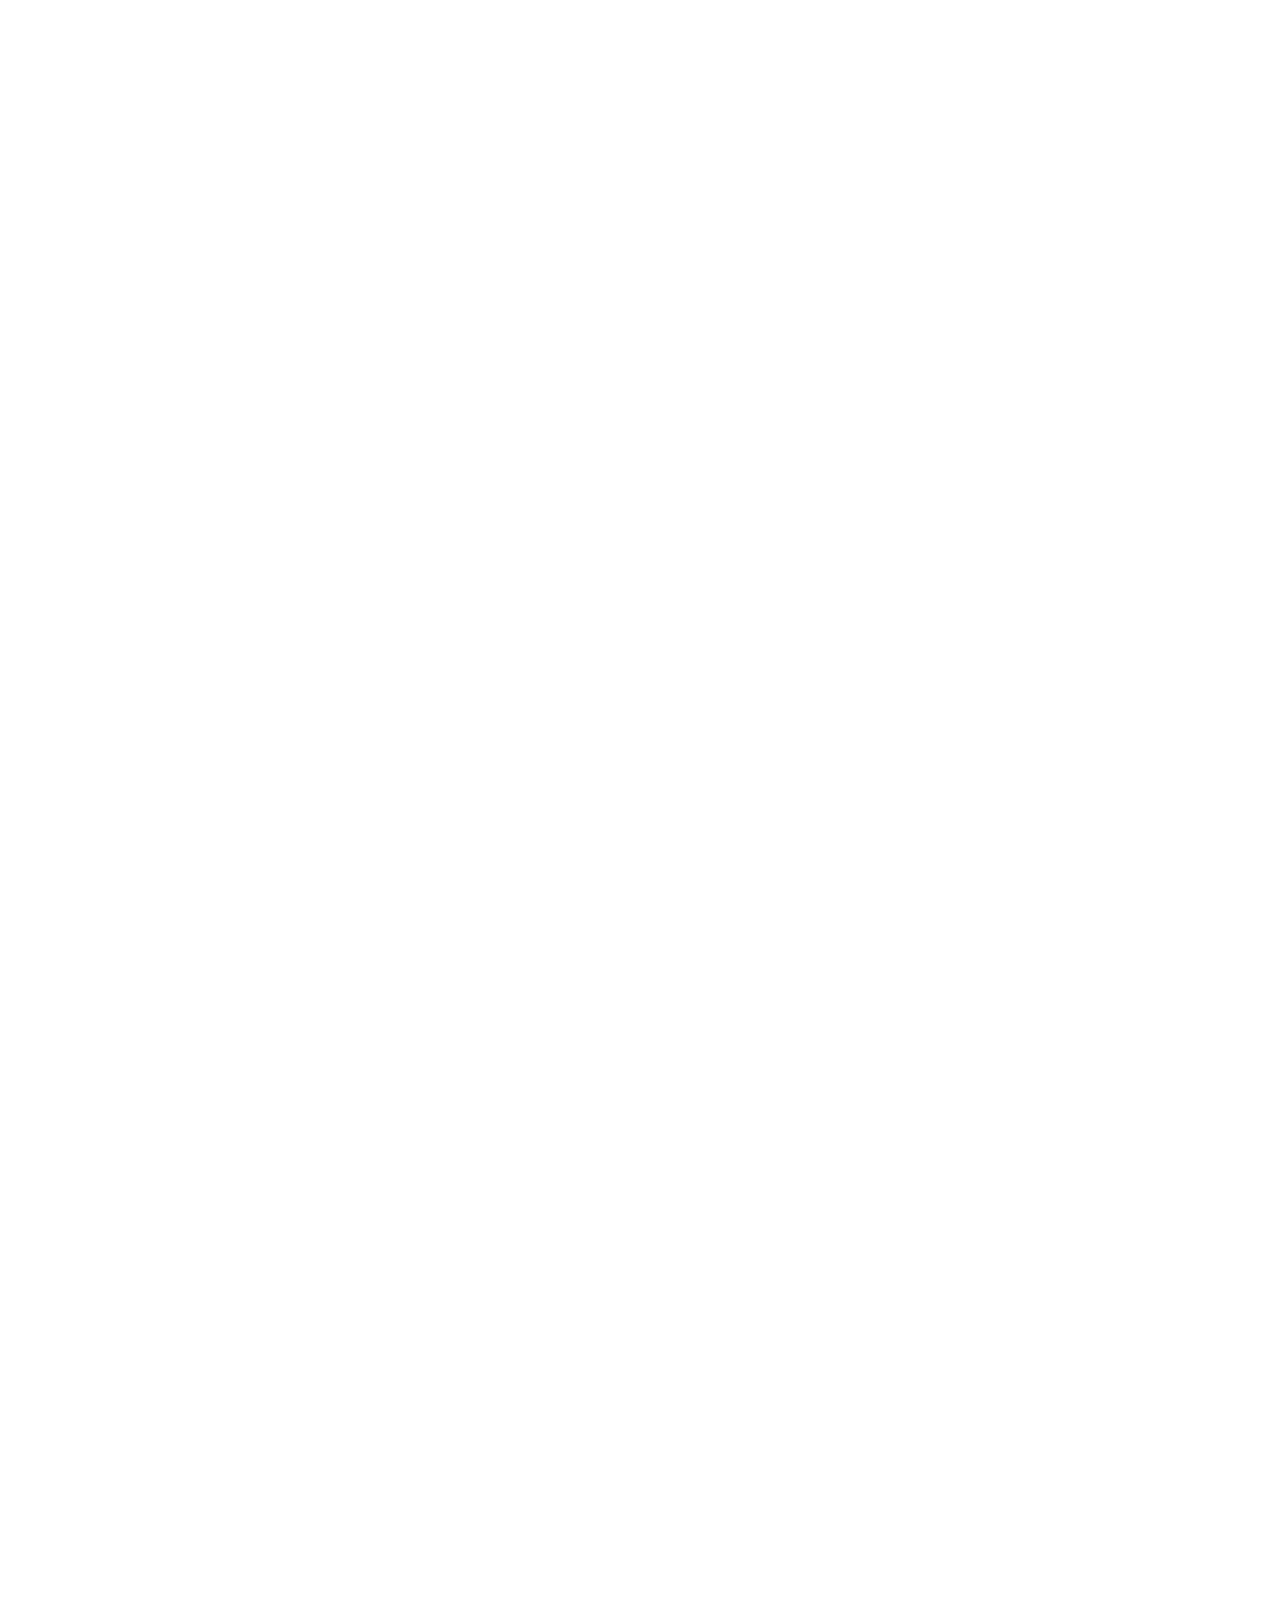
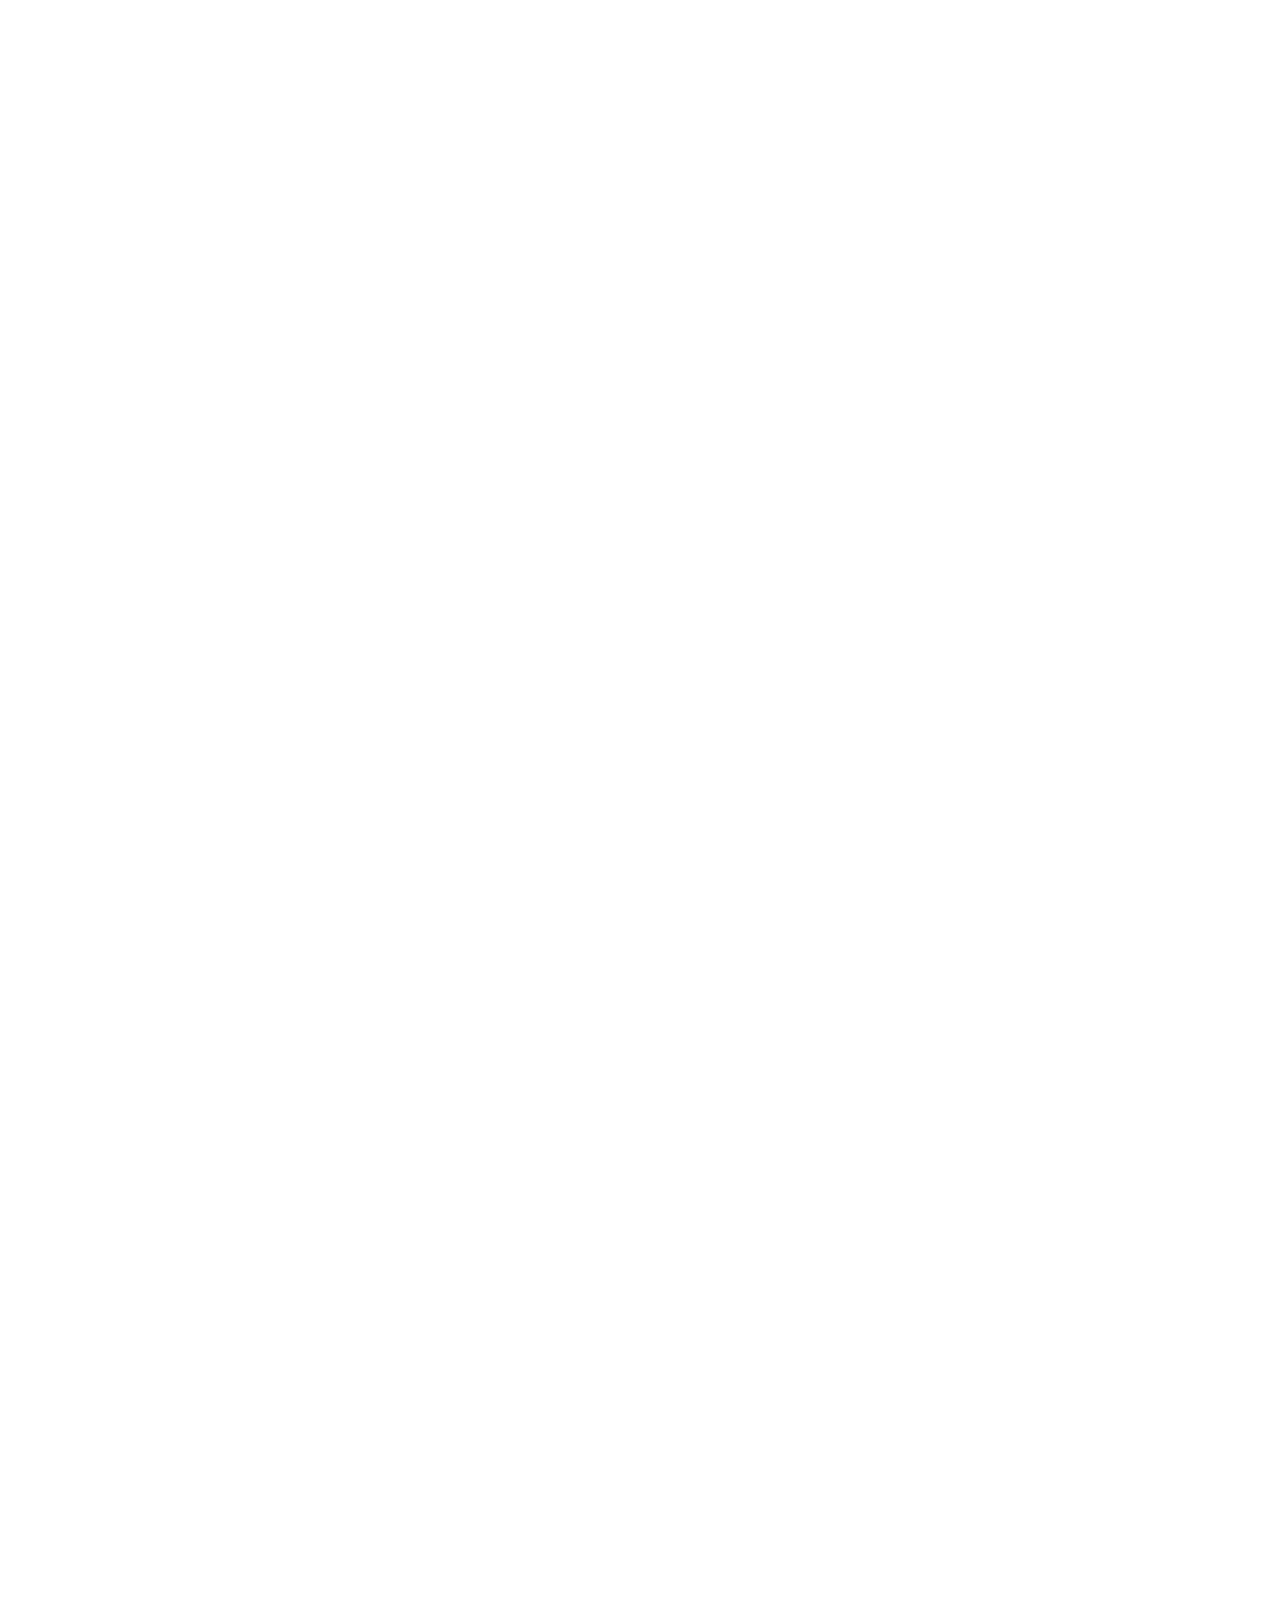
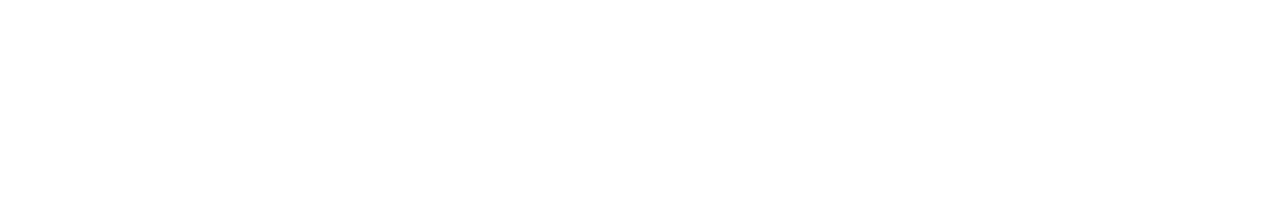
<file: 17-Week/17.3_activities/02_Positioning_Relative_Absolute/solved/index.html>
<!DOCTYPE html>
<html>
<head>
  <link href="css/index.css" type="text/css" rel="stylesheet">
</head>
<body>
  <section class="relative">
    <div class="left">
      <div class="absolute">
      </div>
    </div>
    <div class="right">
    </div>
  </section>

<div class="fixed">
  Hi, I'm a fixed element!
</div>
</body>
</html>
</file>
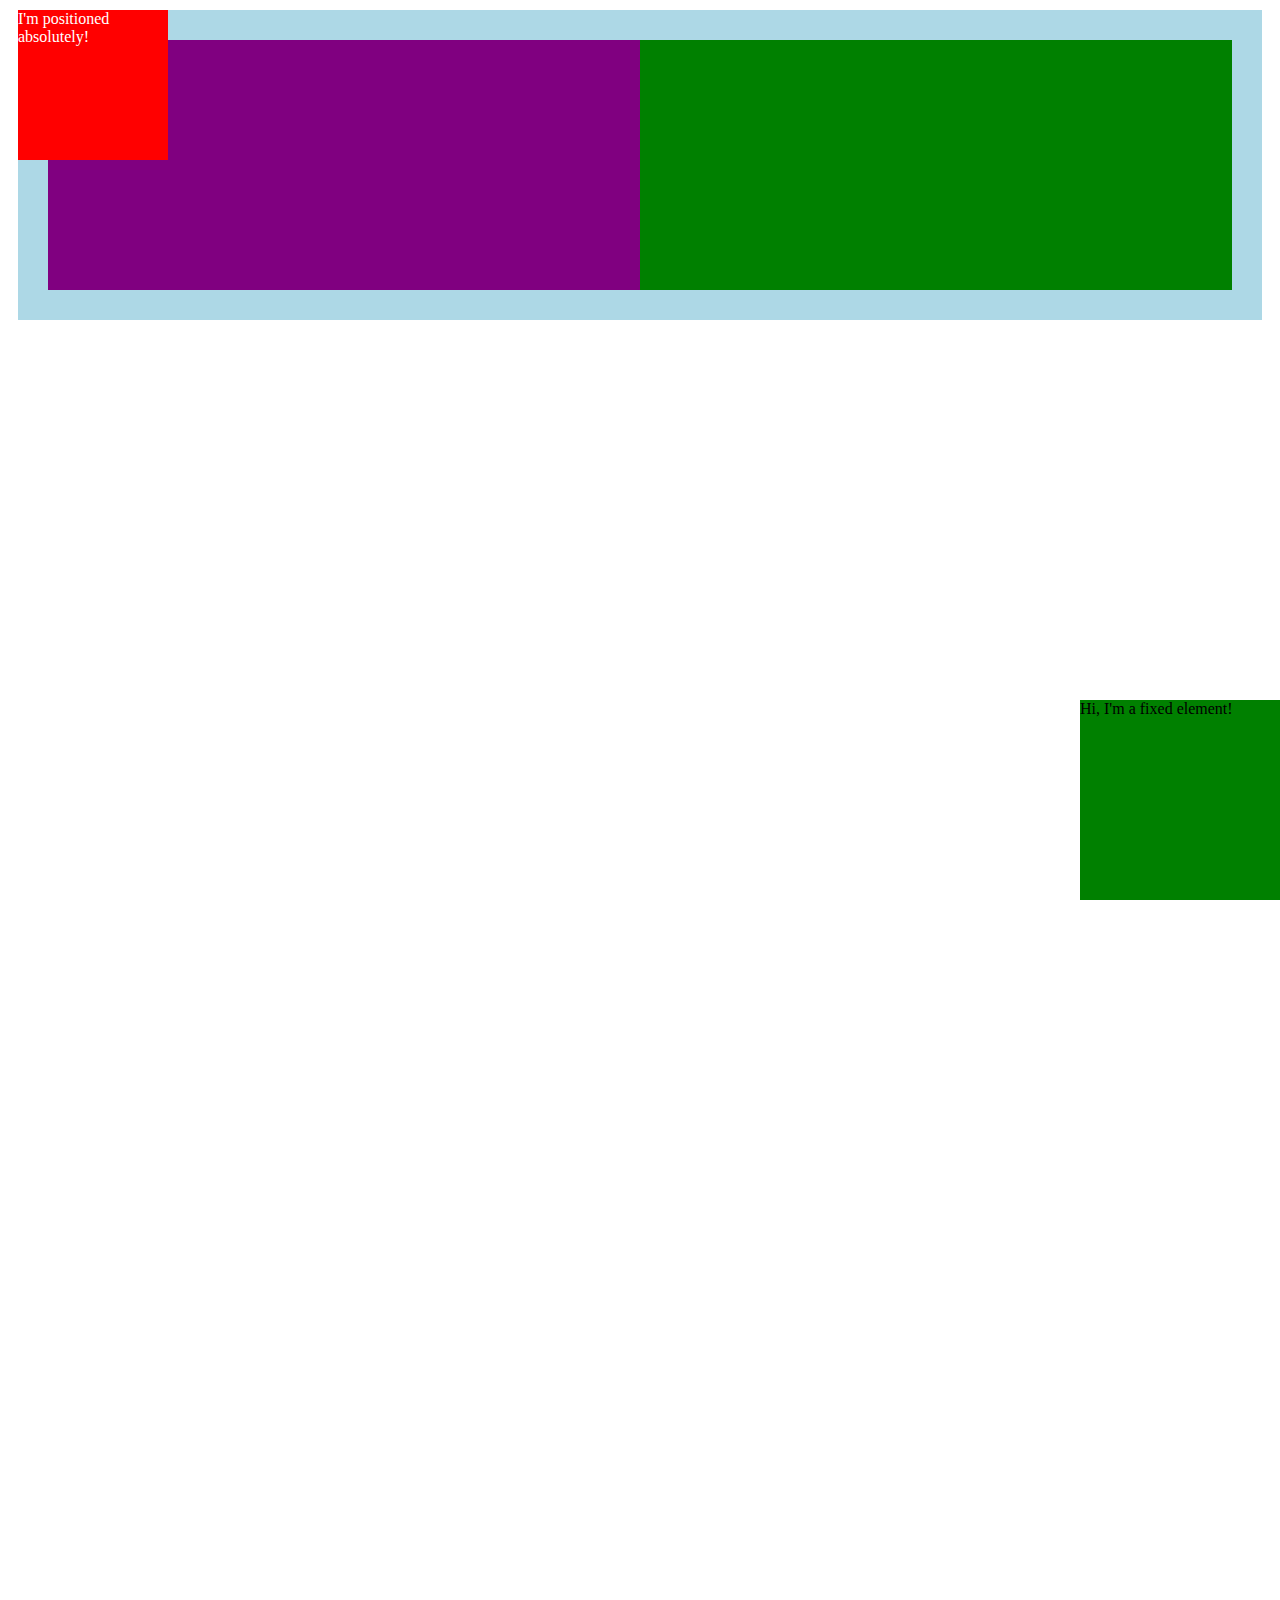
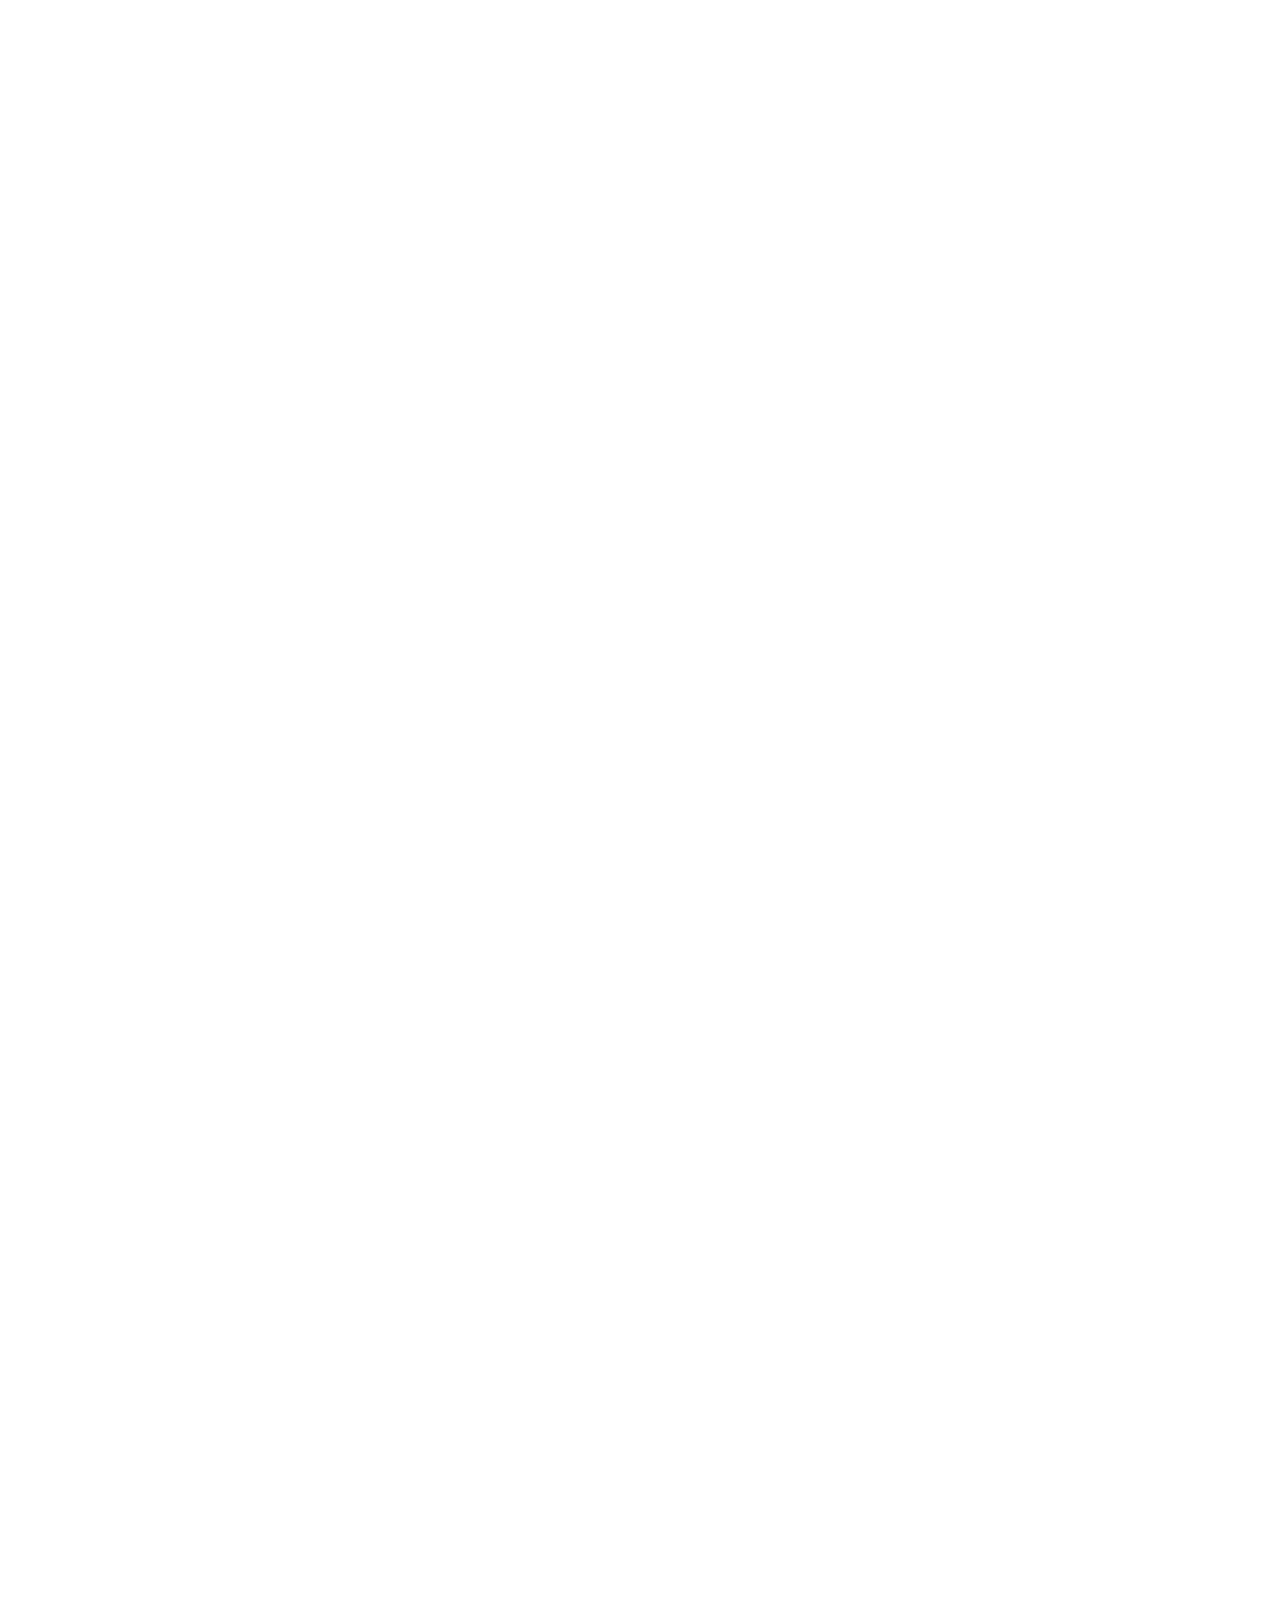
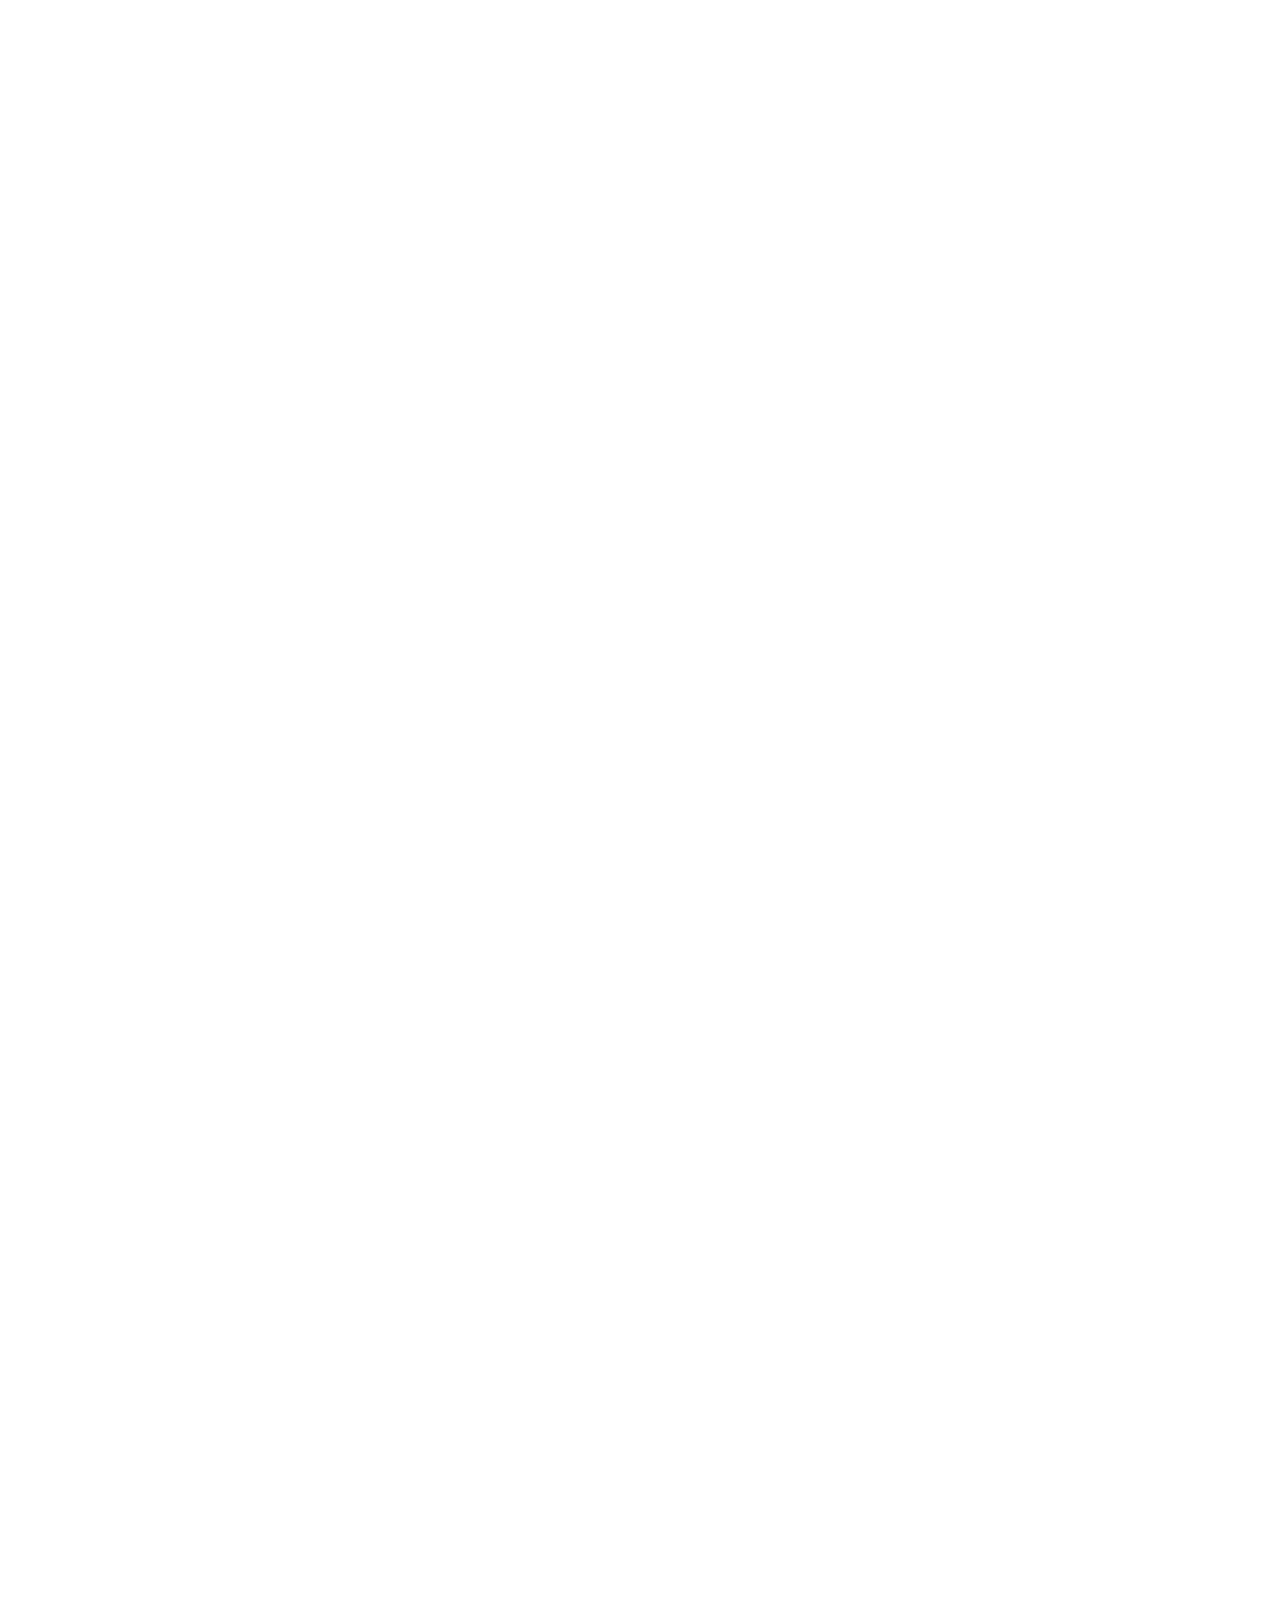
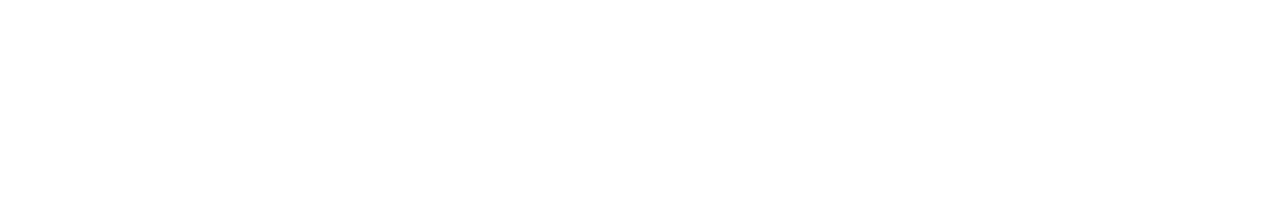
<file: 17-Week/17.3_activities/02_Positioning_Relative_Absolute/unsolved/index.html>
<!DOCTYPE html>
<html>
<head>
  <link href="css/index.css" type="text/css" rel="stylesheet">
</head>
<body>
  <section class="relative">
    <div class="left">
      <div class="absolute">
        I'm positioned absolutely!
      </div>
    </div>
    <div class="right">
    </div>
  </section>

<div class="fixed">
  Hi, I'm a fixed element!
</div>
</body>
</html>
</file>
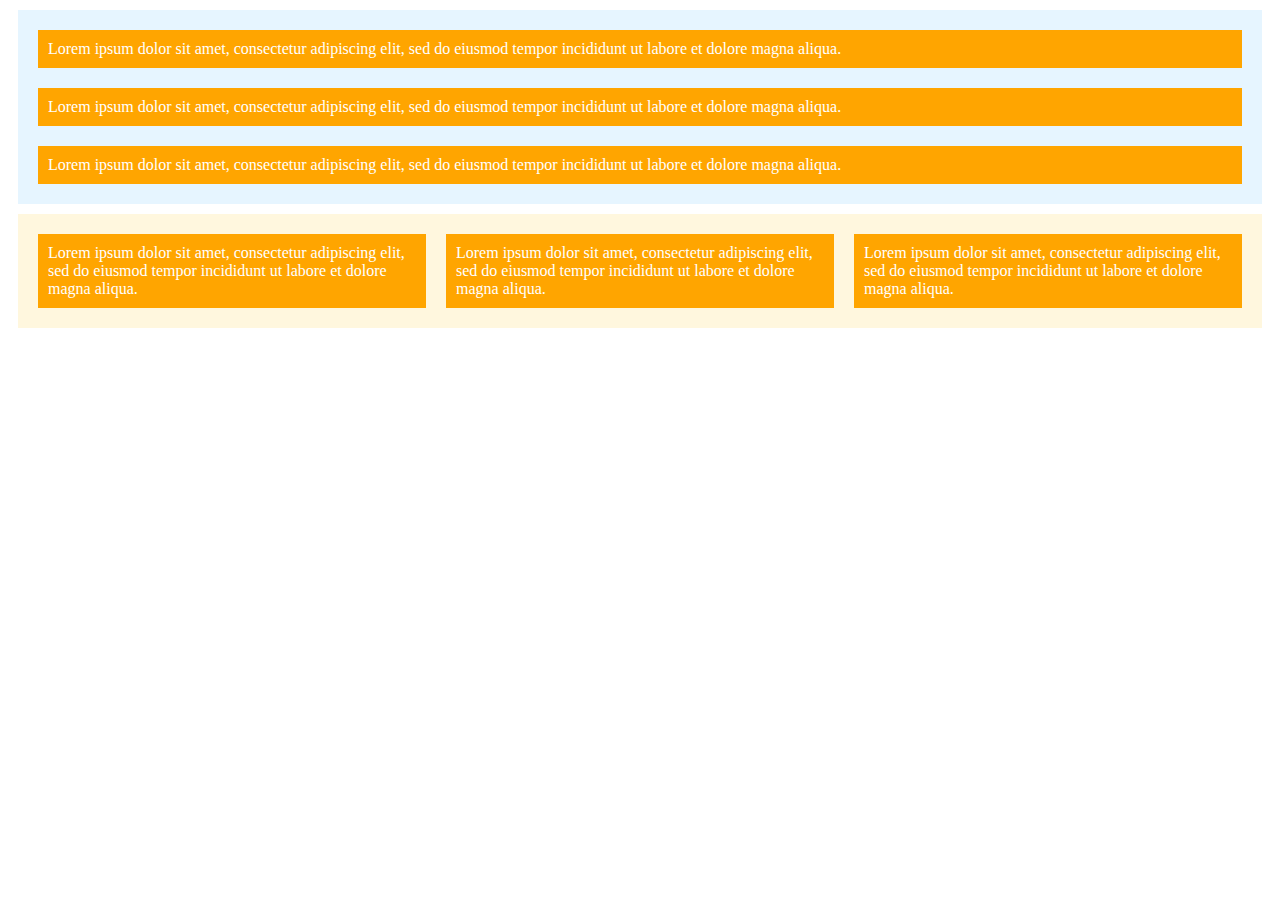
<file: 18-Week/18.1-activities/01_Your_First_Flex_Layout/solved/index.html>
<!DOCTYPE html>
<html>
<head>
  <link href="css/index.css" type="text/css" rel="stylesheet">
</head>
<body>
  <div id="column" class="flex">
    <div class="flex_item">
      Lorem ipsum dolor sit amet, consectetur adipiscing elit, sed do eiusmod tempor incididunt ut labore et dolore magna aliqua.
    </div>
    <div class="flex_item">
      Lorem ipsum dolor sit amet, consectetur adipiscing elit, sed do eiusmod tempor incididunt ut labore et dolore magna aliqua.
    </div>
    <div class="flex_item">
      Lorem ipsum dolor sit amet, consectetur adipiscing elit, sed do eiusmod tempor incididunt ut labore et dolore magna aliqua.
    </div>
  </div>
  <div id="row" class="flex">
    <div class="flex_item">
      Lorem ipsum dolor sit amet, consectetur adipiscing elit, sed do eiusmod tempor incididunt ut labore et dolore magna aliqua.
    </div>
    <div class="flex_item">
      Lorem ipsum dolor sit amet, consectetur adipiscing elit, sed do eiusmod tempor incididunt ut labore et dolore magna aliqua.
    </div>
    <div class="flex_item">
      Lorem ipsum dolor sit amet, consectetur adipiscing elit, sed do eiusmod tempor incididunt ut labore et dolore magna aliqua.
    </div>
  </div>

</body>
</html>
</file>
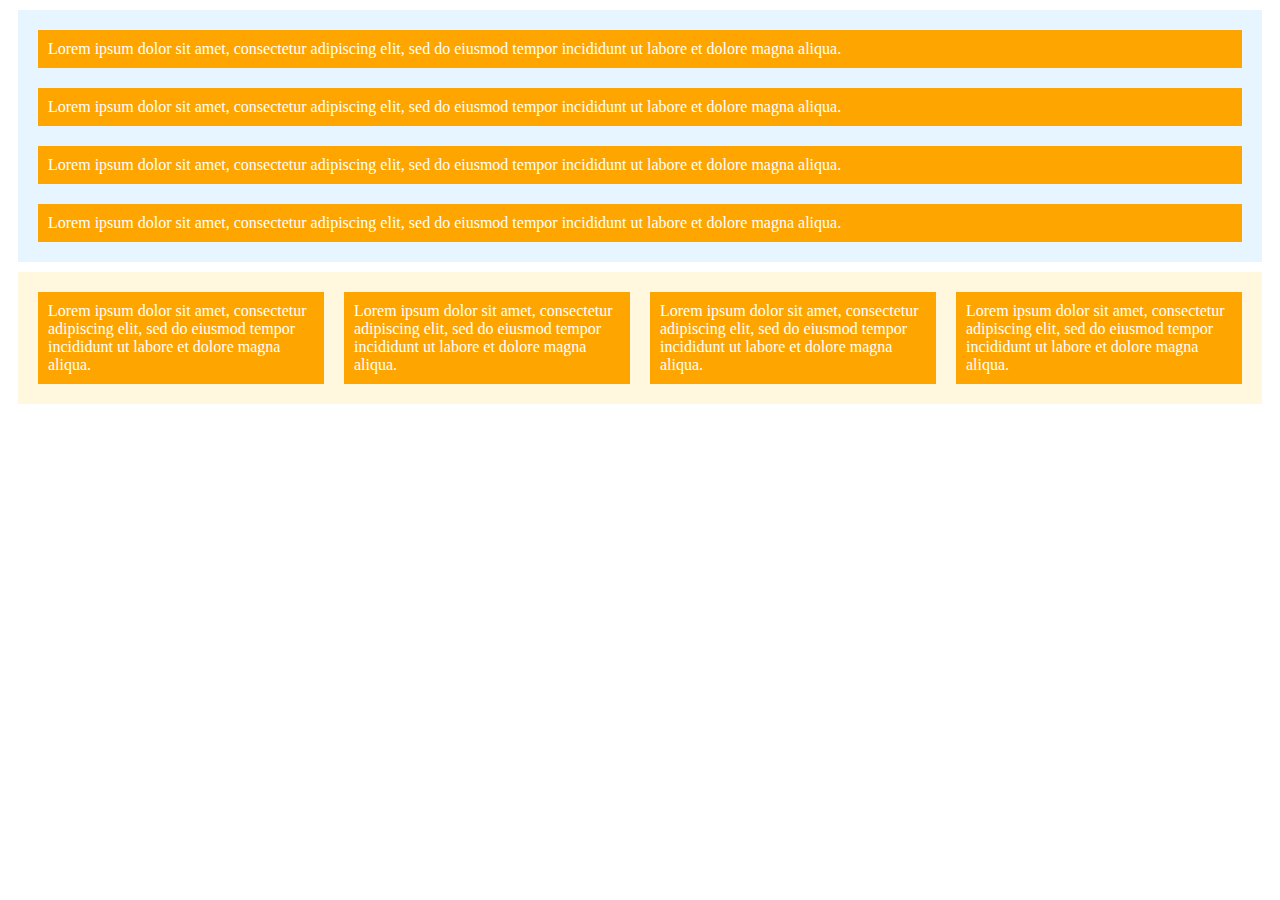
<file: 18-Week/18.1-activities/01_Your_First_Flex_Layout/unsolved/index.html>
<!DOCTYPE html>
<html>
<head>
  <link href="css/index.css" type="text/css" rel="stylesheet">
</head>
<body>

  <div id="column" class="flex">
    <div class="flex_item">Lorem ipsum dolor sit amet, consectetur adipiscing elit, sed do eiusmod tempor incididunt ut labore et dolore magna aliqua.</div>
    <div class="flex_item">Lorem ipsum dolor sit amet, consectetur adipiscing elit, sed do eiusmod tempor incididunt ut labore et dolore magna aliqua.</div>
    <div class="flex_item">Lorem ipsum dolor sit amet, consectetur adipiscing elit, sed do eiusmod tempor incididunt ut labore et dolore magna aliqua.</div>
    <div class="flex_item">Lorem ipsum dolor sit amet, consectetur adipiscing elit, sed do eiusmod tempor incididunt ut labore et dolore magna aliqua.</div>
  </div>
  <div id="row" class="flex">
    <div class="flex_item">Lorem ipsum dolor sit amet, consectetur adipiscing elit, sed do eiusmod tempor incididunt ut labore et dolore magna aliqua.</div>
    <div class="flex_item">Lorem ipsum dolor sit amet, consectetur adipiscing elit, sed do eiusmod tempor incididunt ut labore et dolore magna aliqua.</div>
    <div class="flex_item">Lorem ipsum dolor sit amet, consectetur adipiscing elit, sed do eiusmod tempor incididunt ut labore et dolore magna aliqua.</div>
    <div class="flex_item">Lorem ipsum dolor sit amet, consectetur adipiscing elit, sed do eiusmod tempor incididunt ut labore et dolore magna aliqua.</div>
  </div>

</body>
</html>
</file>
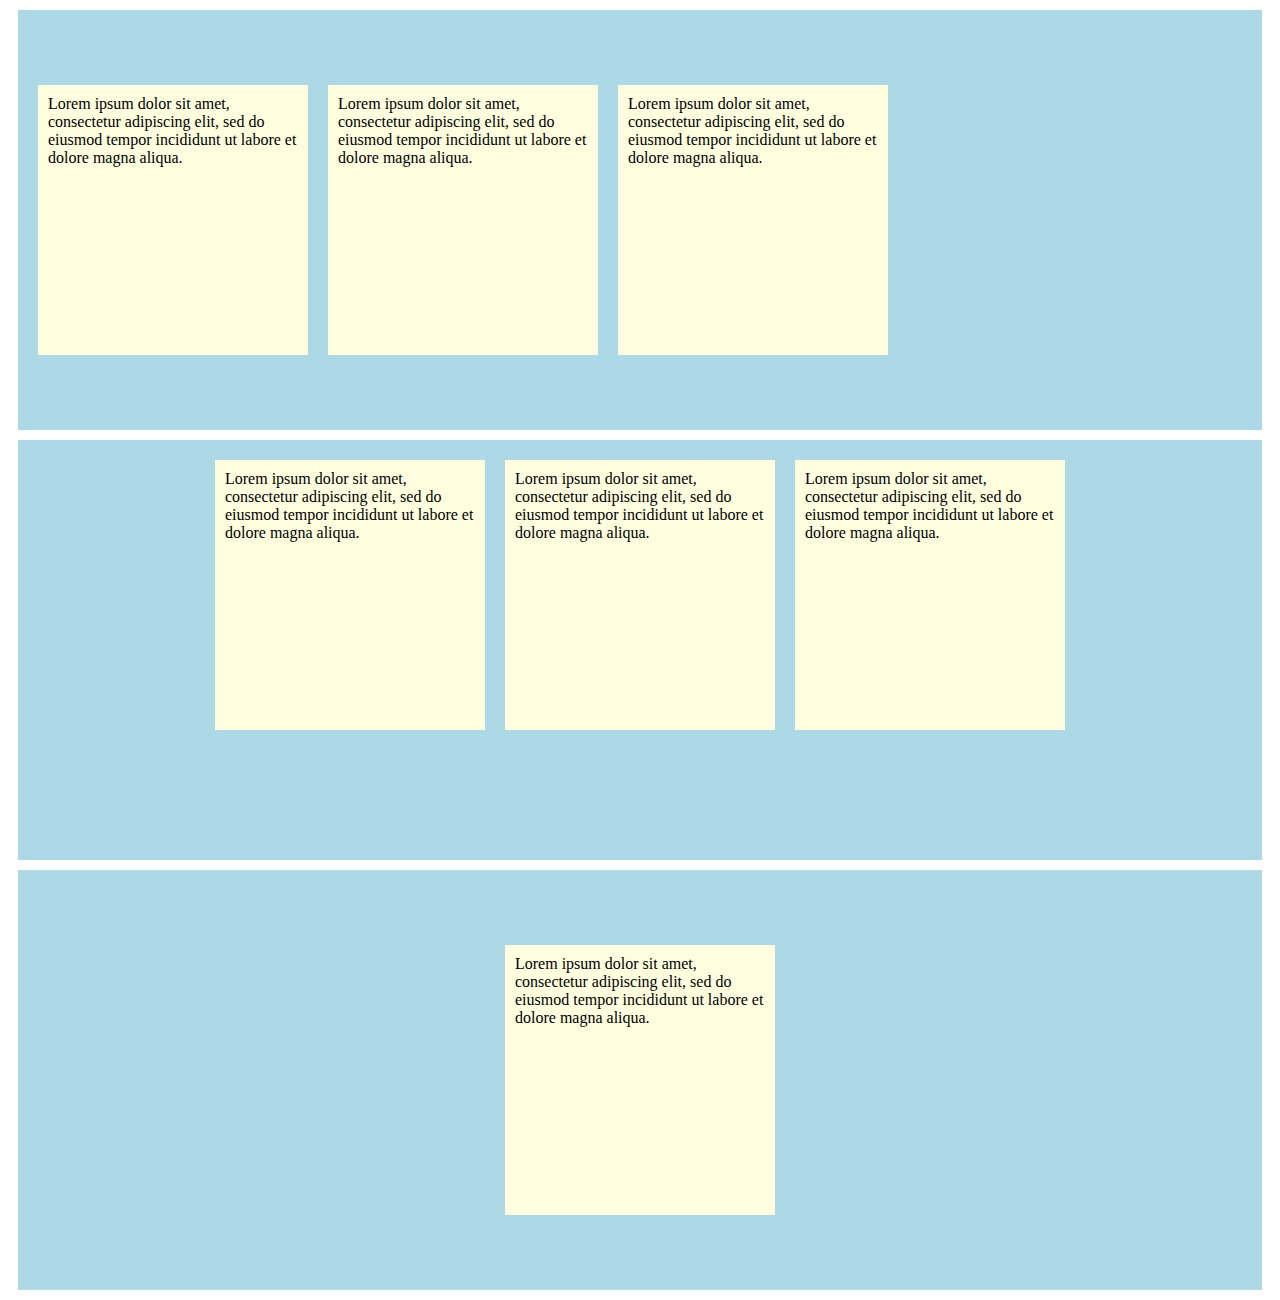
<file: 18-Week/18.1-activities/02_Sizing_With_Flex_Items/solved/index.html>
<!DOCTYPE html>
<html>
<head>
  <link href="css/index.css" type="text/css" rel="stylesheet">
</head>
<body>
  <section class="alignItems flexContainer">
    <div class="flexItem">
      Lorem ipsum dolor sit amet, consectetur adipiscing elit, sed do eiusmod tempor incididunt ut labore et dolore magna aliqua.
    </div>
    <div class="flexItem">
      Lorem ipsum dolor sit amet, consectetur adipiscing elit, sed do eiusmod tempor incididunt ut labore et dolore magna aliqua.
    </div>
    <div class="flexItem">
      Lorem ipsum dolor sit amet, consectetur adipiscing elit, sed do eiusmod tempor incididunt ut labore et dolore magna aliqua.
    </div>
  </section>
  <section class="justifyContent flexContainer">
    <div class="flexItem">
      Lorem ipsum dolor sit amet, consectetur adipiscing elit, sed do eiusmod tempor incididunt ut labore et dolore magna aliqua.
    </div>
    <div class="flexItem">
      Lorem ipsum dolor sit amet, consectetur adipiscing elit, sed do eiusmod tempor incididunt ut labore et dolore magna aliqua.
    </div>
    <div class="flexItem">
      Lorem ipsum dolor sit amet, consectetur adipiscing elit, sed do eiusmod tempor incididunt ut labore et dolore magna aliqua.
    </div>
  </section>
    <section class="perfectlyCentered flexContainer">
      <div class="flexItem">
        Lorem ipsum dolor sit amet, consectetur adipiscing elit, sed do eiusmod tempor incididunt ut labore et dolore magna aliqua.
    </section>
  </div>
</body>
</html>
</file>
<file: 17-Week/17.3_activities/Pet/css/style.css>
nav {
  height: 50px;
  background-color: lightgrey;
  width: 100%;
}
.inline-block {
  padding: 15px;
  display: inline-block;
  text-align: center;
  background-color: rgb(161, 161, 161);
}
.left {
  float: left;
  height: 1000px;
  background-color: rgb(221, 221, 221);
  width: 29%;
  text-align: left;
}
.right {
  float: left;
  background-color: rgb(173, 173, 173);
  height: 1000px;
  width: 70%;
  text-align: center;
}

.card {
  display: inline-block;
  background-color: #C6C6C6;
  border-radius: 5px;
  height: 200px;
  width: 150px;
  margin: 35px;
  margin-top: 50px;
}
.upper {
  display: block;
  width: 100%;
  border: 1px red;
}
</file>
<file: 17-Week/17.2-activities/01_Containers_Structure/solved/css/style.css>
/*  Hi! your going to write styles here in the next couple activities. */
</file>
<file: 17-Week/17.2-activities/01_Containers_Structure/unsolved/css/style.css>
/*  Hi! your going to write styles here in the next couple activities. */
</file>
<file: 17-Week/17.2-activities/02_BoxModel/solved/css/style.css>
/* Header Styles */
.header {
  height: 250px;
  max-height: 500px;
  background-image: url(../images/upsBackground.png);
  background-size: cover;
  background-repeat: no-repeat;
  background-position: bottom;
}
#pageTopic {
   text-align: center;
}
 /* Primary Color */
 .colorContainer {
     display: inline-block;
     margin: 15px;
 }
 .swatch {
    height: 200px;
    width: 170px;
    border: 1px solid black;
}
.hexCode {
    padding: 15px;
    text-align: center;
    border: 1px solid black;
    border-top: none;
    border-bottom-left-radius: 7px;
    border-bottom-right-radius: 7px;
}
/* Typography CSS */
.type_container {
    display: inline-block;
    margin: 20px;
}

/* UI Elements */
.button {
    display: inline-block;
    padding: 15px;
    margin: 15px;
    width: 150px;
    text-align: center;
    color: white;
    outline: 1px solid red;
}
</file>
<file: 17-Week/17.2-activities/02_BoxModel/unsolved/css/style.css>
/* Header Styles */
.header {
    height: 250px;
    max-height: 500px;
    background-image: url(../images/upsBackground.png);
    background-size: cover;
    background-repeat: no-repeat;
    background-position: bottom;
}
#pageTopic {
    text-align: center;
}
/* Primary Color */
.colorContainer {
    display: inline-block;
    margin: 15px;
}
.swatch {
    height: 200px;
    width: 170px;
    border: 1px solid black;
}
.hexCode {
    padding: 15px;
    text-align: center;
    border: 1px solid black;
    border-top: none;
    border-bottom-left-radius: 7px;
    border-bottom-right-radius: 7px;
}
/* Typography CSS */
.type_container {
    display: inline-block;
    margin: 20px;
}
/* UI Elements */
.button {
    display: inline-block;
    padding: 15px;
    margin: 15px;
    width: 150px;
    text-align: center;
    color: white; 
    outline: 1px solid red;
}
</file>
<file: 17-Week/17.2-activities/04_Add-A-Custom-Font/unsolved/css/style.css>
body {
  font-family: 'Open Sans', sans-serif;
}
/* Header Styles */
.header {
  background-image: url(../images/upsBackground.png);
  background-size: cover;
  background-repeat: no-repeat;
  max-height: 500px;
  height: 250px;
  background-position: bottom;
}
#pageTopic {
  text-align: center;
  font-size: 14px;
  font-weight: 900;
}
/* Primary Color */
.colorContainer {
  display: inline-block;
  margin: 15px;
}
.swatch {
   height: 200px;
   width: 170px;
   border: 1px solid black;
}
.hexCode {
   padding: 15px;
   text-align: center;
   border: 1px solid black;
   border-top: none;
   border-bottom-left-radius: 7px;
   border-bottom-right-radius: 7px;
}
.darkBlue {
  background-color: #333366;
}
.darkGrey {
  background-color: #545454;
}
.lightGrey {
  background-color: #E3E3E3;
}
.white {
  background-color: #FFFFFF;
}
.lightBlue {
  background-color: #12A0F6;
}
.red {
  background-color: #F84848;
}
.orange {
  background-color: #FC7705;
}
.lightBlue {
  background-color: #13A0F6;
}
.lightGreen {
  background-color: #8ABE48;
}
/* Typography CSS */
.type_container {
   display: inline-block;
   margin: 20px;
}
.large {
  font-size: 66px;
  margin-bottom: 15px;
  margin-top: 0;

}
.light {
  font-weight: 100;
}
.regular {
  font-weight: 500;
}
.bold {
  font-weight: 700;
}
.typgraphy h1 {
  font-weight: 900;
  
}
/* UI Elements */
.button {
   display: inline-block;
   padding: 15px;
   margin: 15px;
   width: 150px;
   text-align: center;
   color: white;
}
.primary {
  background-color: #2B459A;
}
.success {
  background-color: #8ABE48;
}
.danger {
  background-color: #F84848;
}
.warning {
  background-color: #FC7705;
}
.info {
  background-color: #0099FA;
}
.primaryActive {
  background-color: #3A66B7;
}
.successActive {
  background-color: #668C35;
}
.dangerActive {
  background-color: #AD4848;
}
.warningActive {
  background-color: #BA7A43;
}
.infoActive {
  background-color: #4386BA;
}
.sectionHead {
  border-bottom: 8px solid #DDDDDD;
}
</file>
<file: 17-Week/17.3_activities/02_Positioning_Relative_Absolute/solved/css/index.css>
body {
  height: 5000px;
}
.left {
  width: 50%;
  background-color: purple;
}
.right {
  width: 50%;
  background-color: green;
}
.relative {
  background-color: lightblue;
  height: 250px;
  padding: 30px;
  margin: 10px;
  display: flex;
  position: relative;
}
.absolute {
  height: 50px;
  width: 50px;
  background-color: red;
  position: absolute;
  top: 0;
  left: 0;
}
.fixed {
  height: 200px;
  width: 200px;
  background-color: green;
  position: fixed;
  bottom: 0;
  right: 0;
}
</file>
<file: 17-Week/17.3_activities/02_Positioning_Relative_Absolute/unsolved/css/index.css>
body {
  height: 5000px;
}
.left {
  width: 50%;
  background-color: purple;
}
.right {
  width: 50%;
  background-color: green;
}
.relative {
  background-color: lightblue;
  height: 250px;
  padding: 30px;
  margin: 10px;
  display: flex;
  position: relative;
}
.absolute {
  height: 150px;
  width: 150px;
  background-color: red;
  color: white;
  position: absolute;
  top: 0;
  left: 0;

}
.fixed {
  height: 200px;
  width: 200px;
  background-color: green;
  position: fixed;
  bottom: 0;
  right: 0;
}
</file>
<file: 18-Week/18.1-activities/01_Your_First_Flex_Layout/solved/css/index.css>
.flex_item {
  padding:10px;
  margin: 10px;
  background-color: orange;
  color: white;
}
.flex {
  display: flex;
  padding: 10px;
  margin: 10px;
}
#column {
  background-color: #E6F5FF;
  flex-direction: column;
}
#row {
  background-color: #FFF7DE;
  flex-direction: row;
}
</file>
<file: 18-Week/18.1-activities/01_Your_First_Flex_Layout/unsolved/css/index.css>
.flex_item {
  padding:10px;
  margin: 10px;
  background-color: orange;
  color: white;
}
.flex {
  padding: 10px;
  margin: 10px;
  /* Set the property display to flex below! */
  display: flex;
}
#column {
  background-color: #E6F5FF;
  /* Set the property flex direction to column below! */
  flex-direction: column;
}
#row {
  background-color: #FFF7DE;
/* Set the property flex-direction to row below! */
flex-direction: row;
align-content: center;
}
</file>
<file: 18-Week/18.1-activities/02_Sizing_With_Flex_Items/solved/css/index.css>
.flexItem {
  background-color: lightyellow;
  margin: 10px;
  padding: 10px;
  width: 250px;
  height: 250px;
}
.flexContainer {
  display: flex;
  height: 400px;
  background-color: lightblue;
  margin: 10px;
  padding: 10px;
}
.justifyContent {
  justify-content: center;
}
.perfectlyCentered {
  justify-content: center;
  align-items: center;
}
.alignItems {
  align-items: center;
}
</file>
